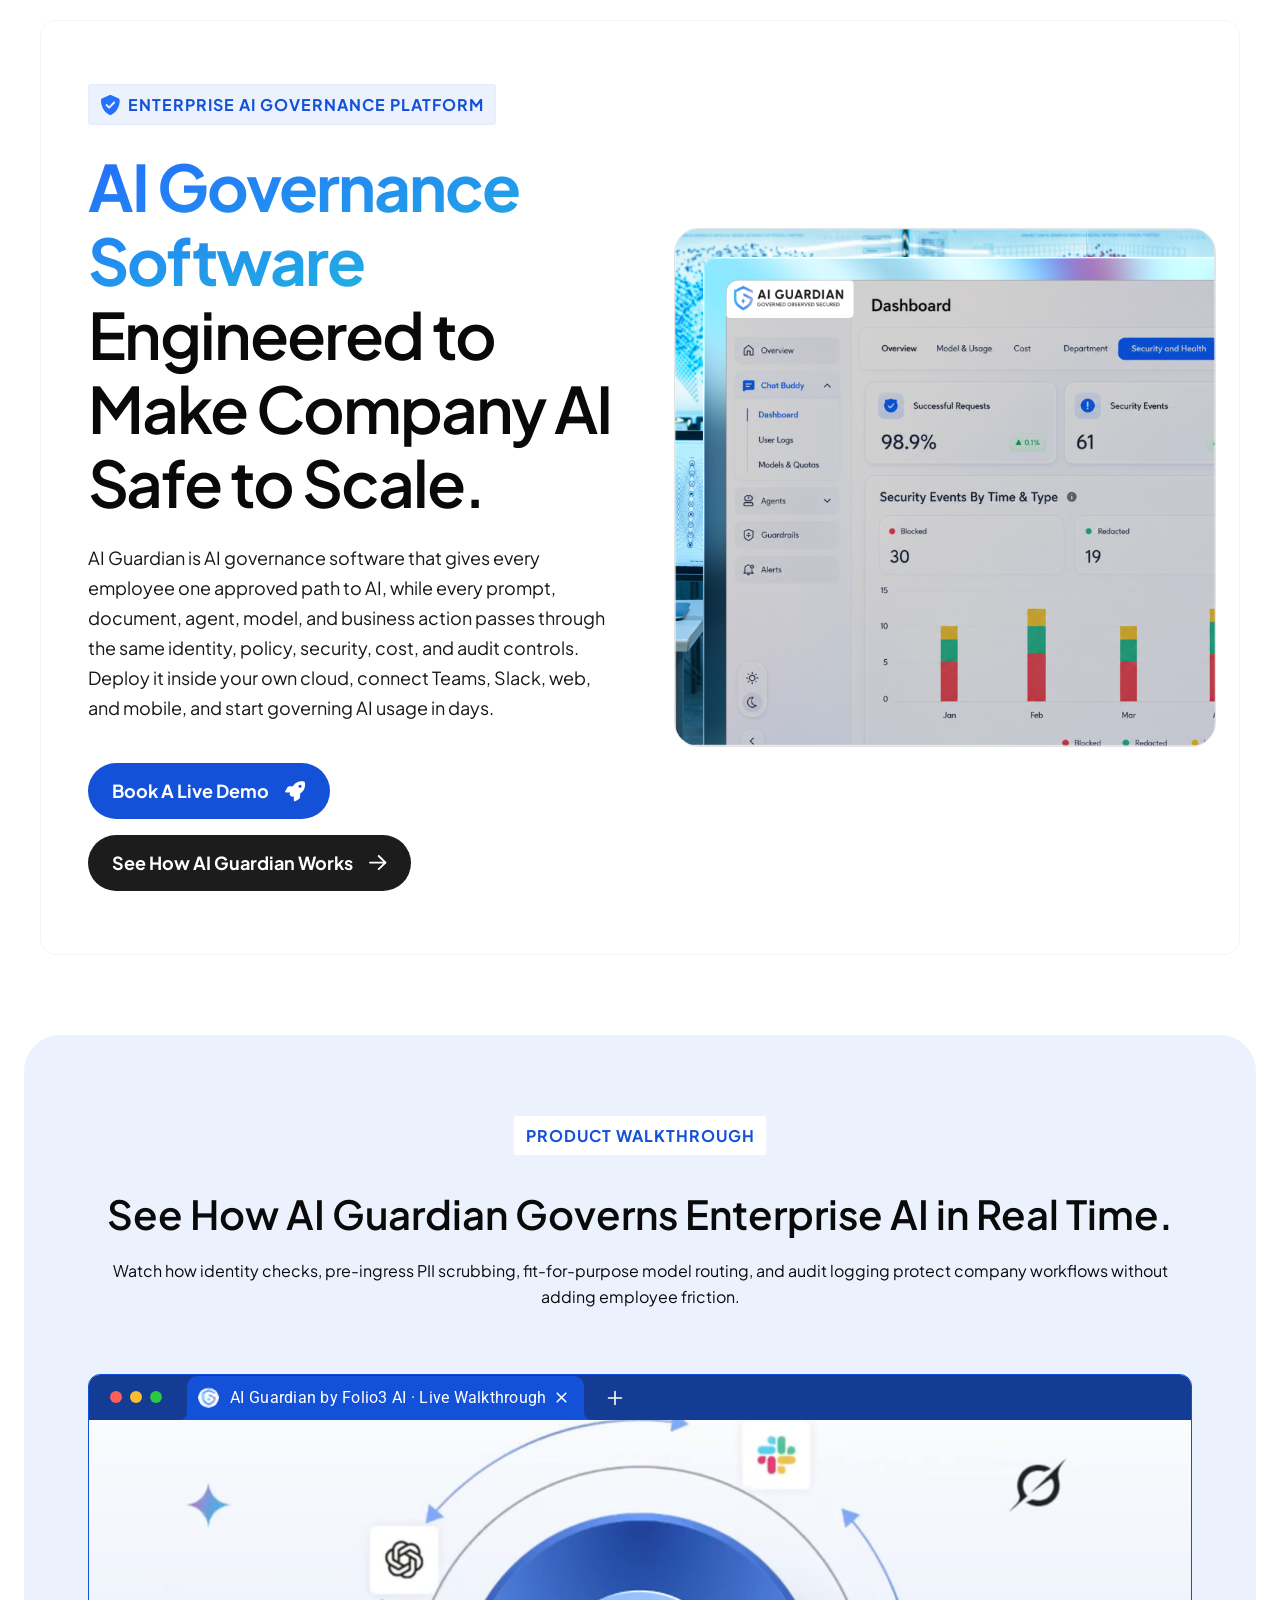
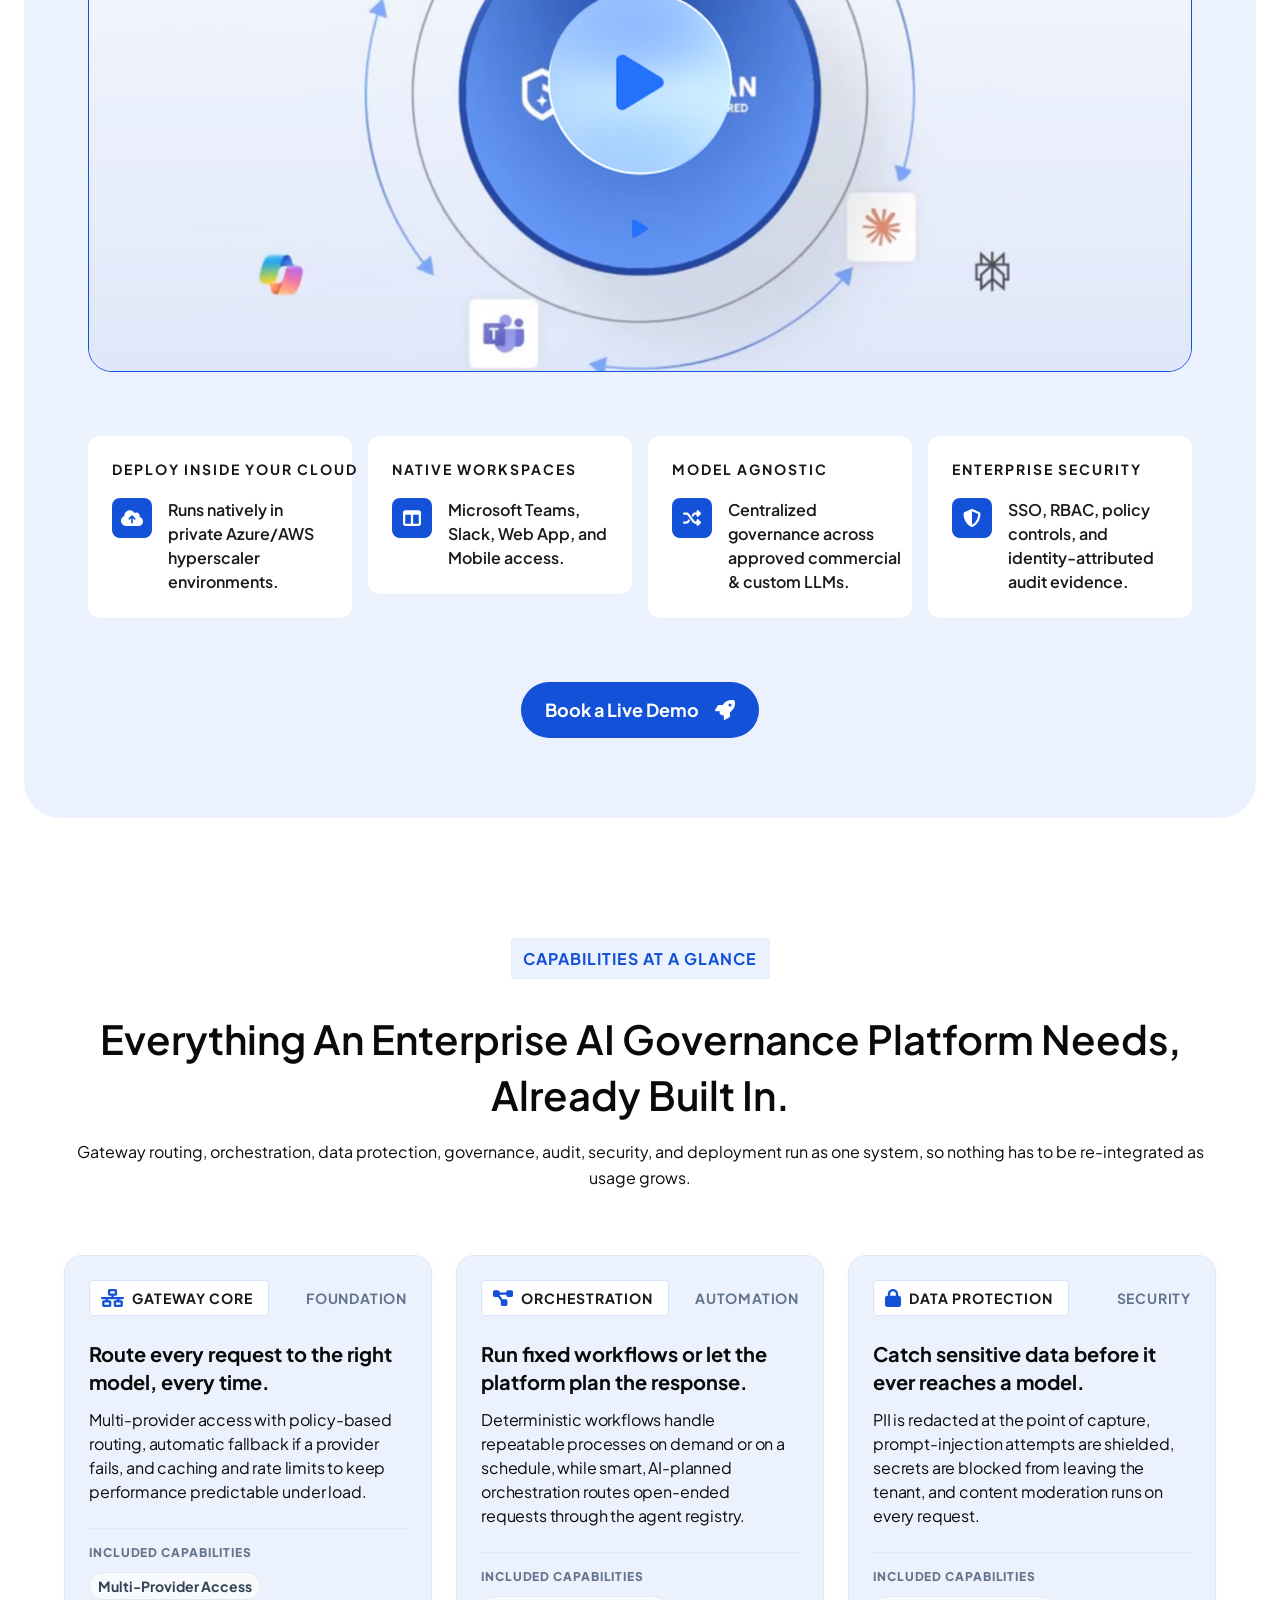
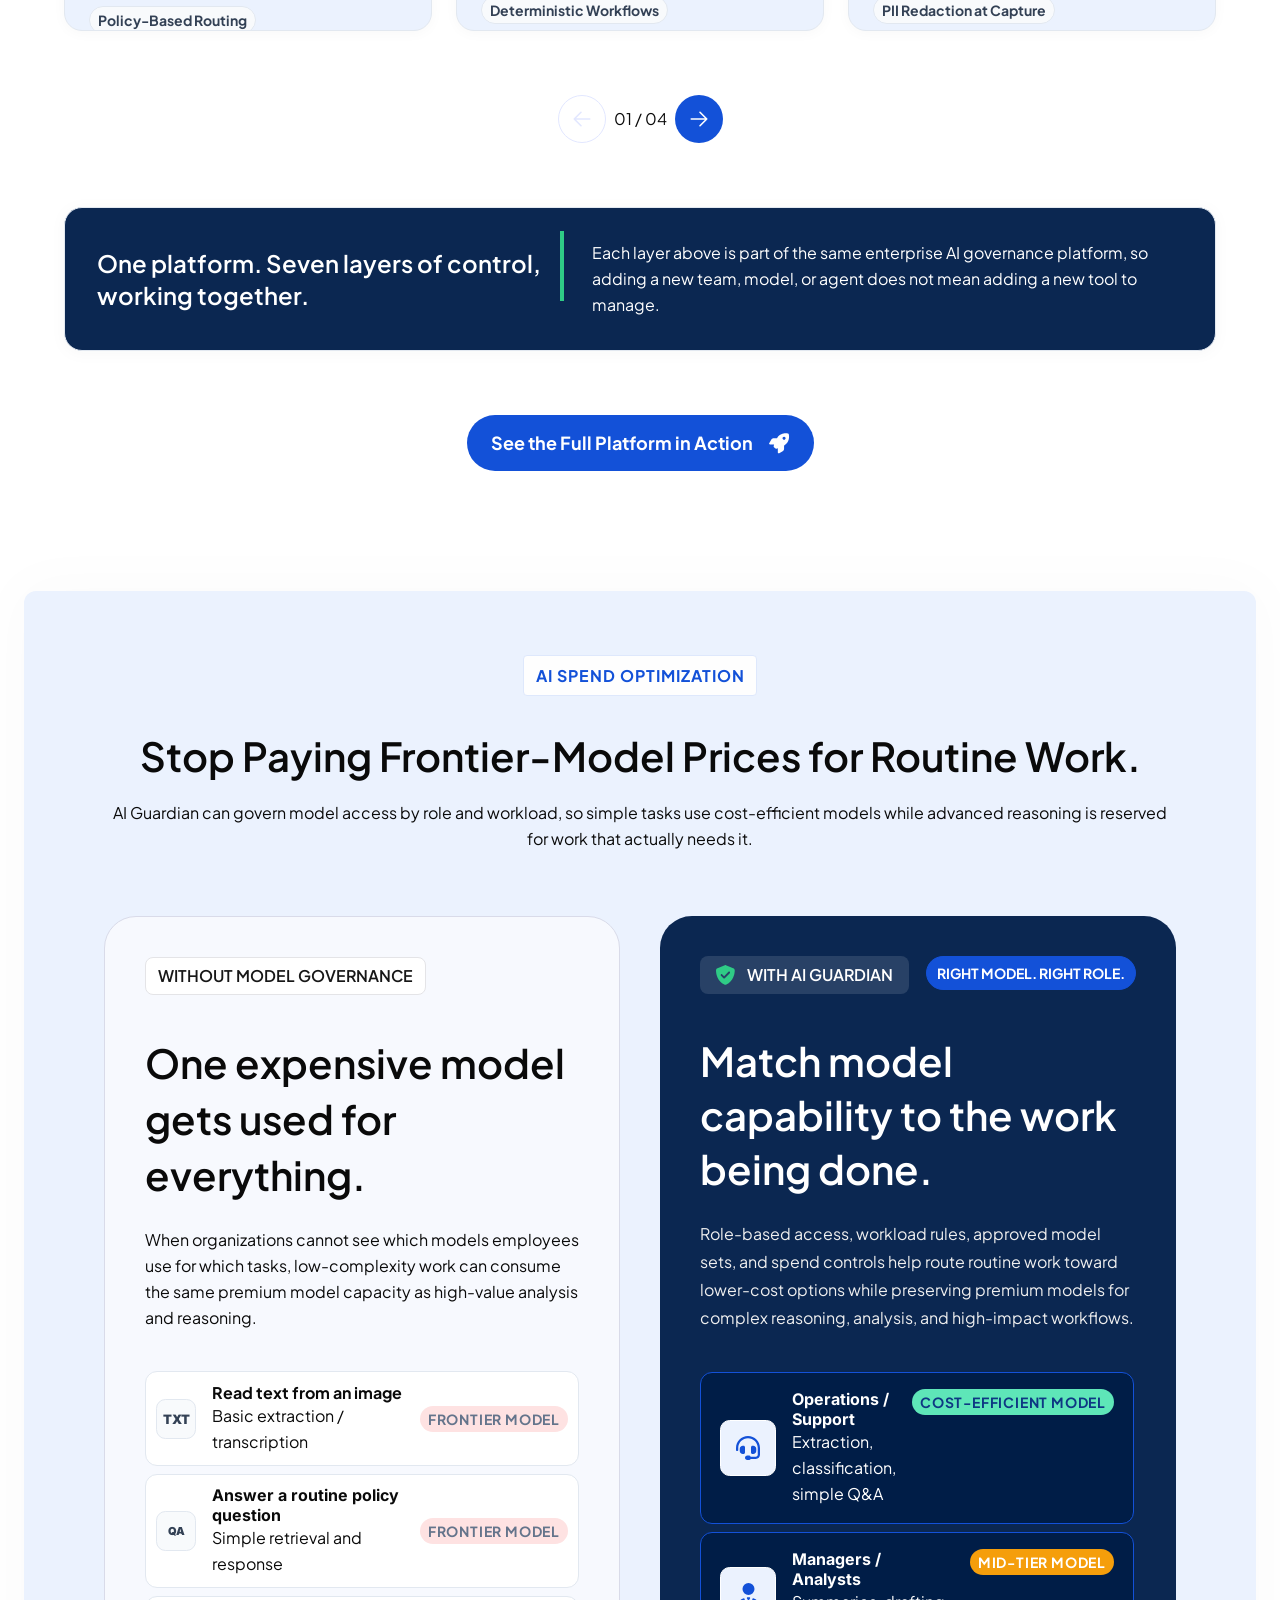
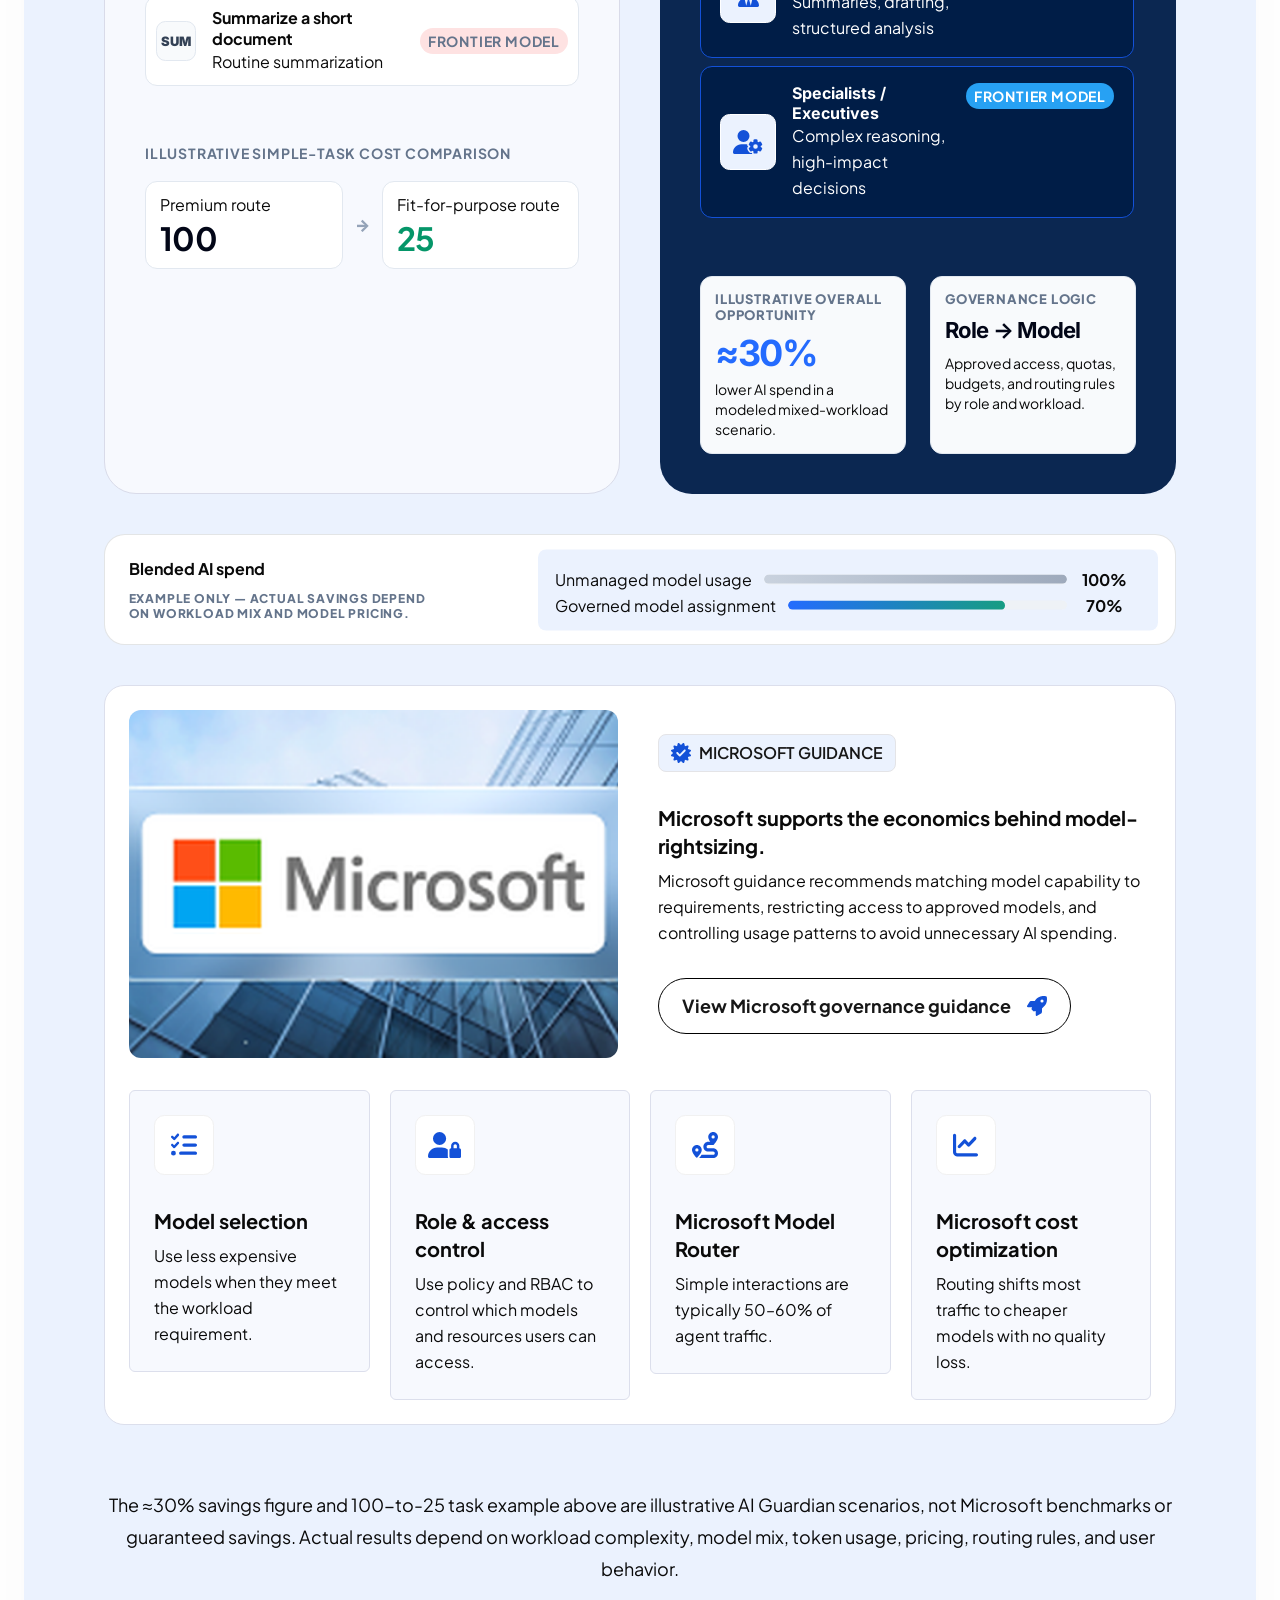
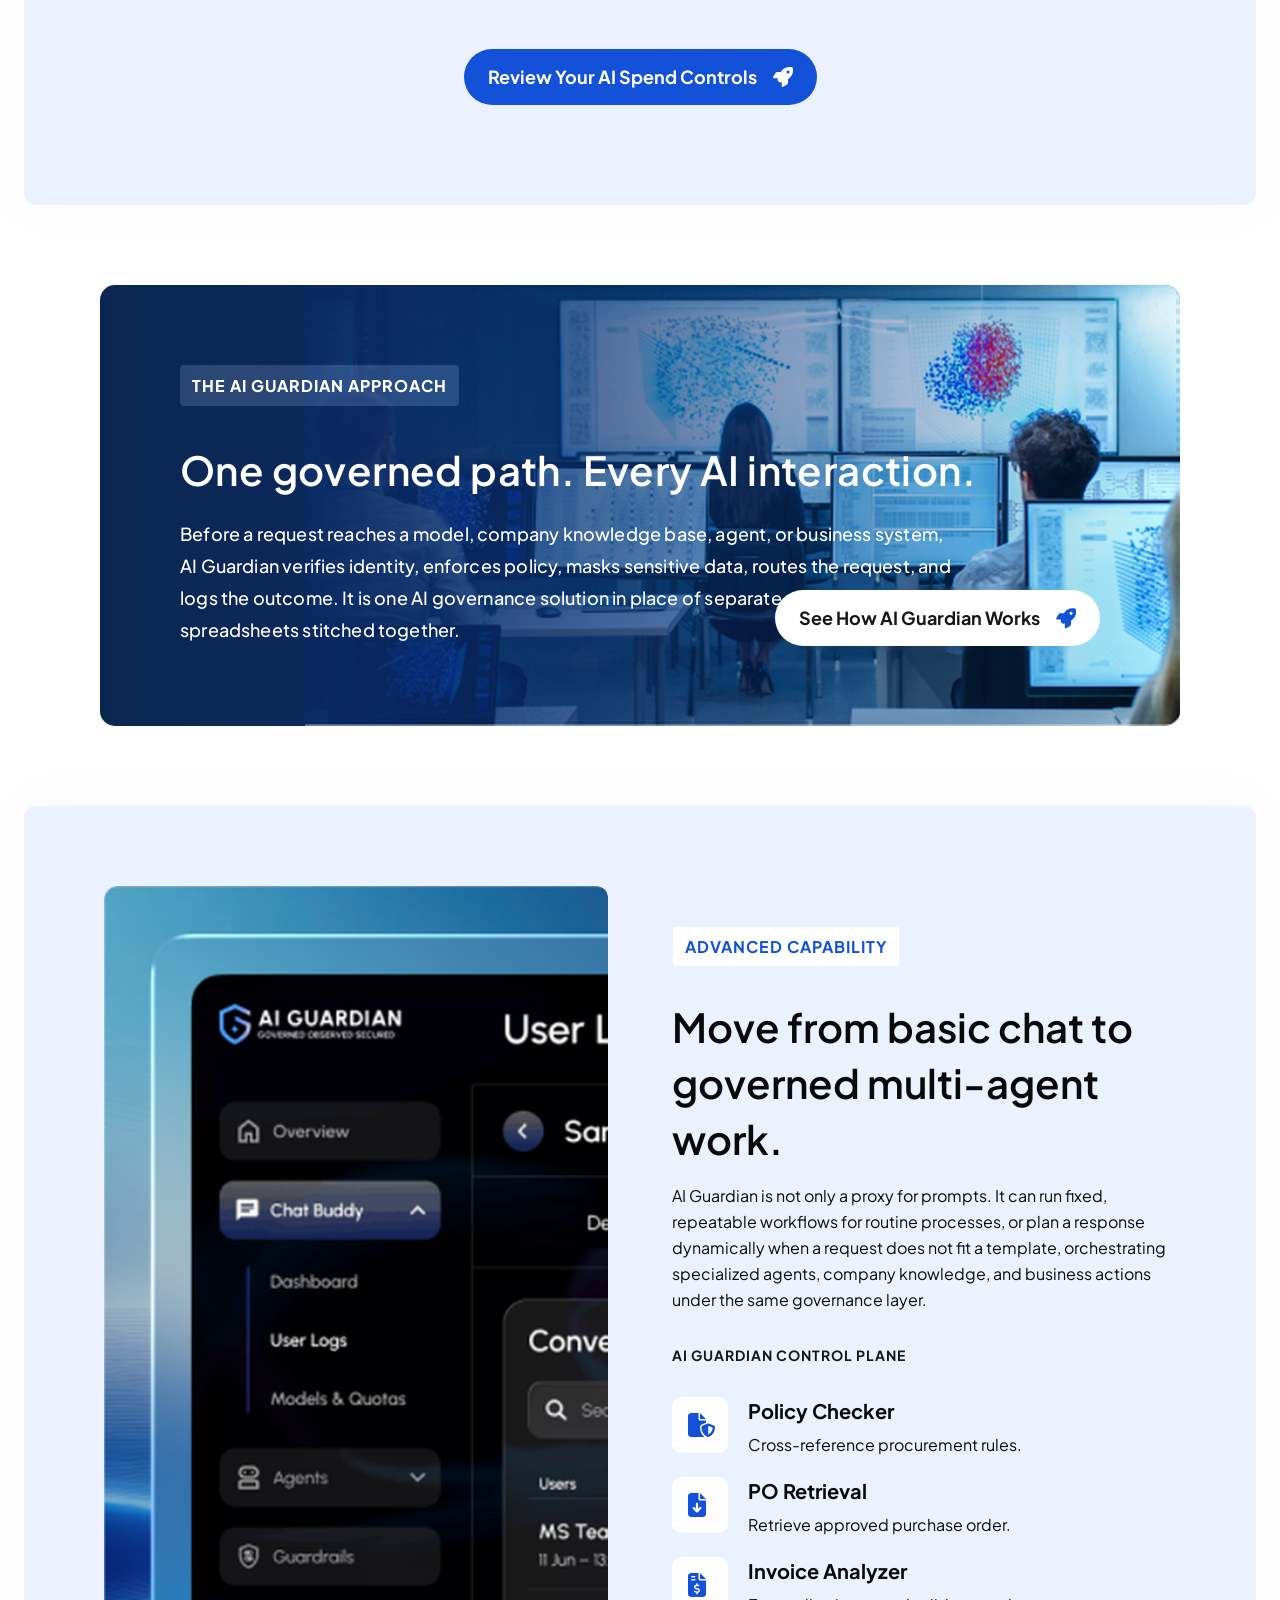
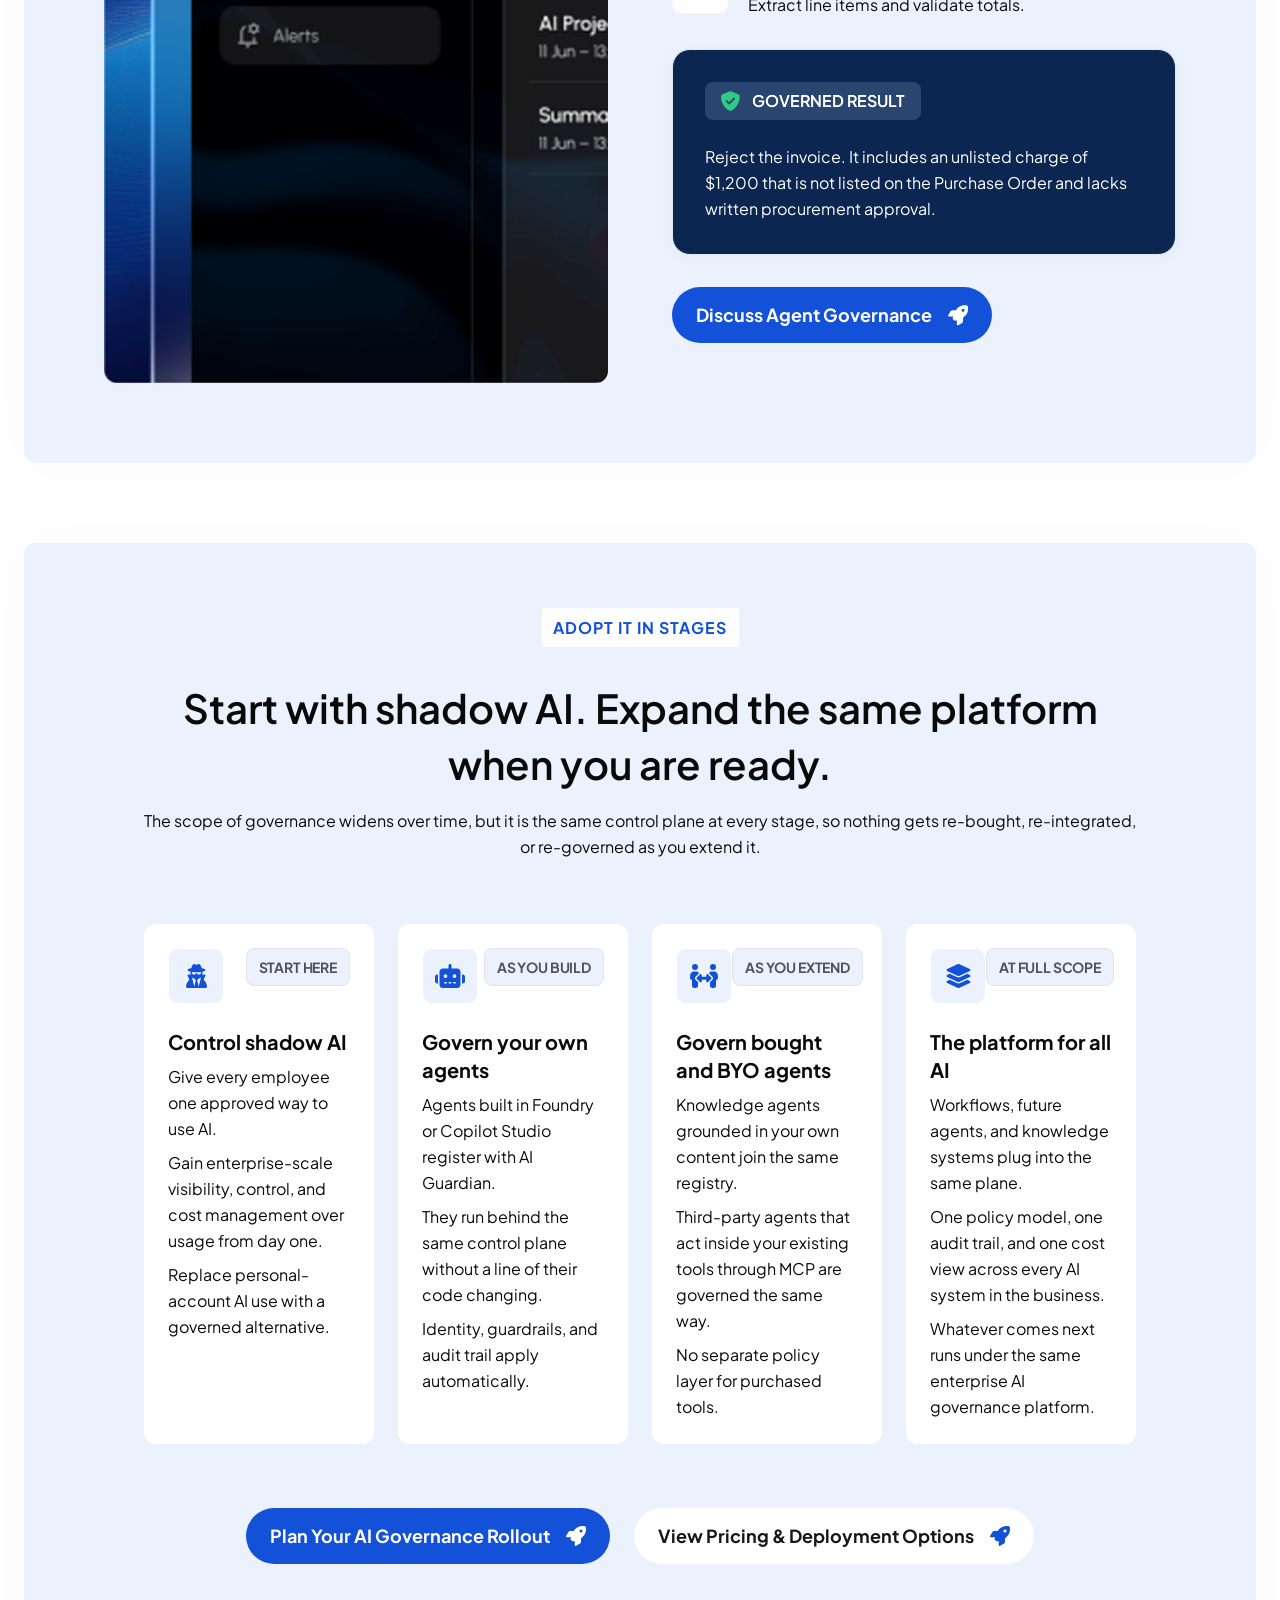
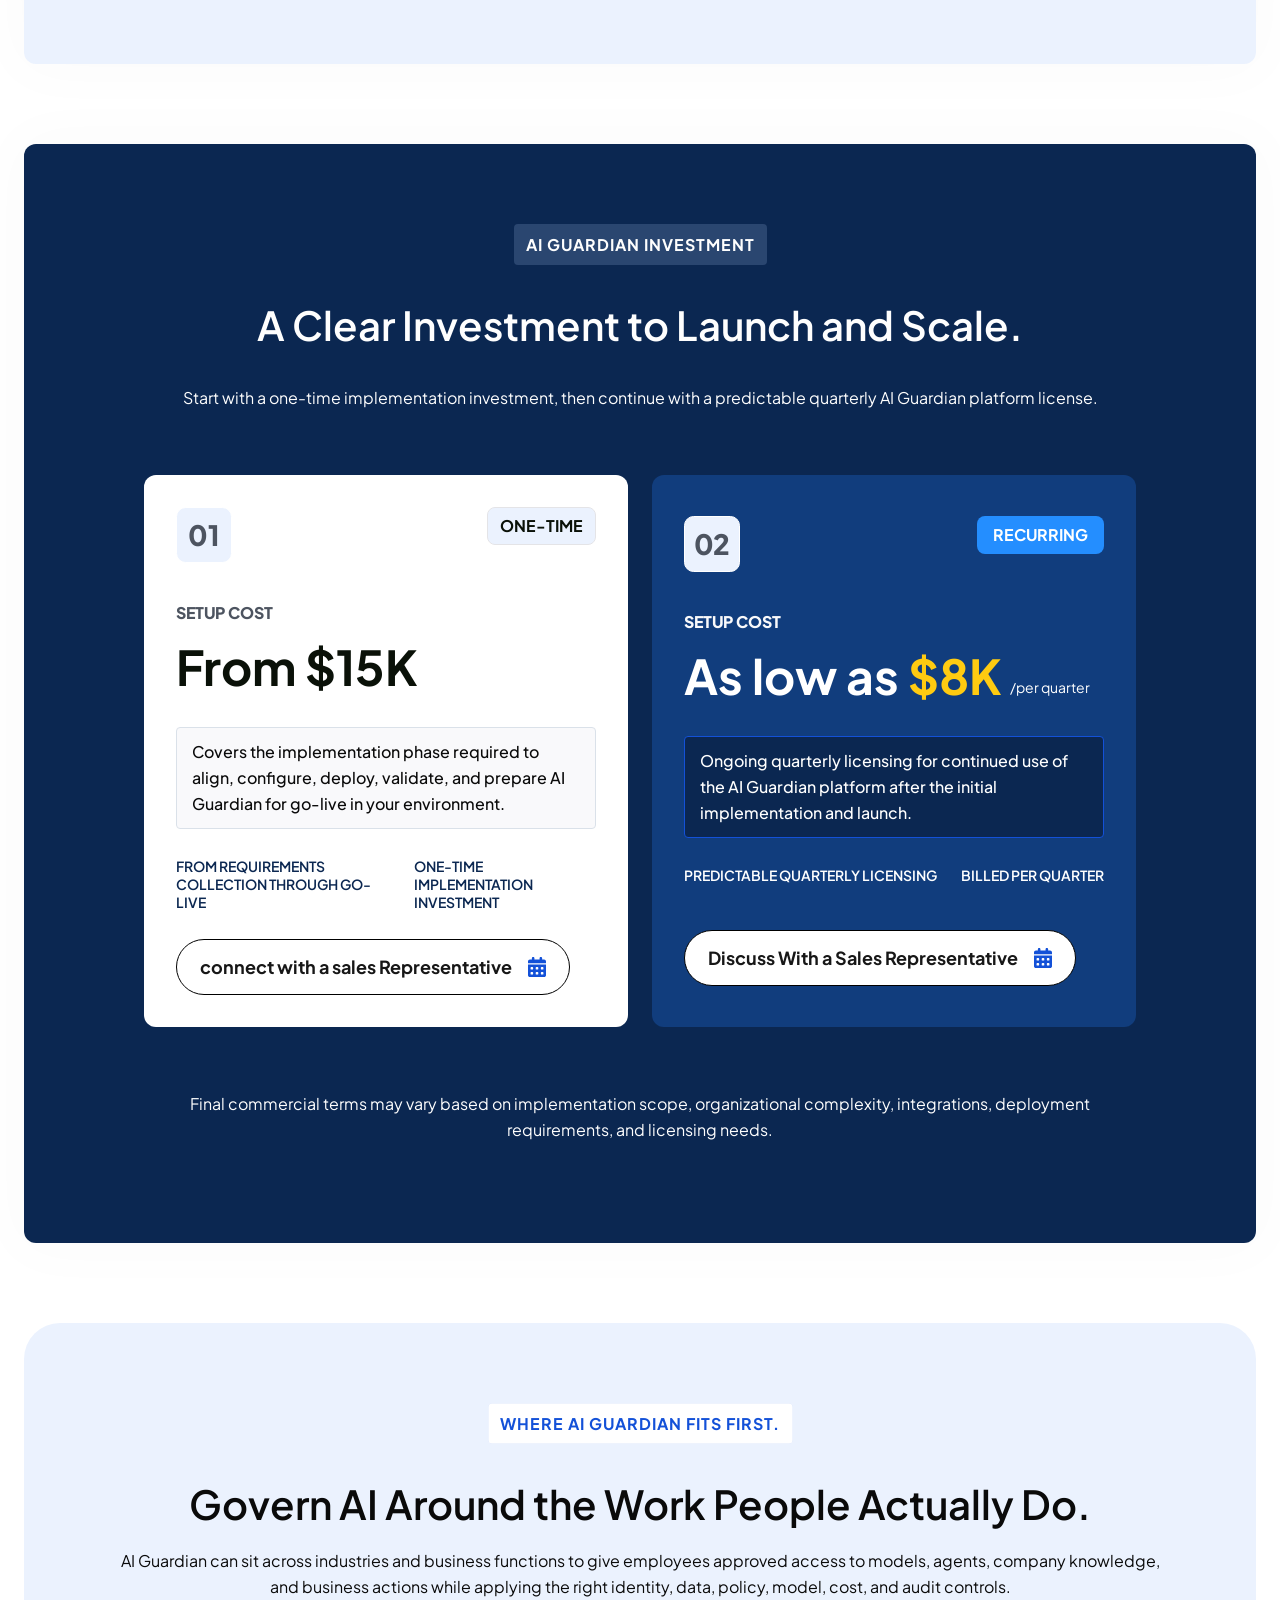
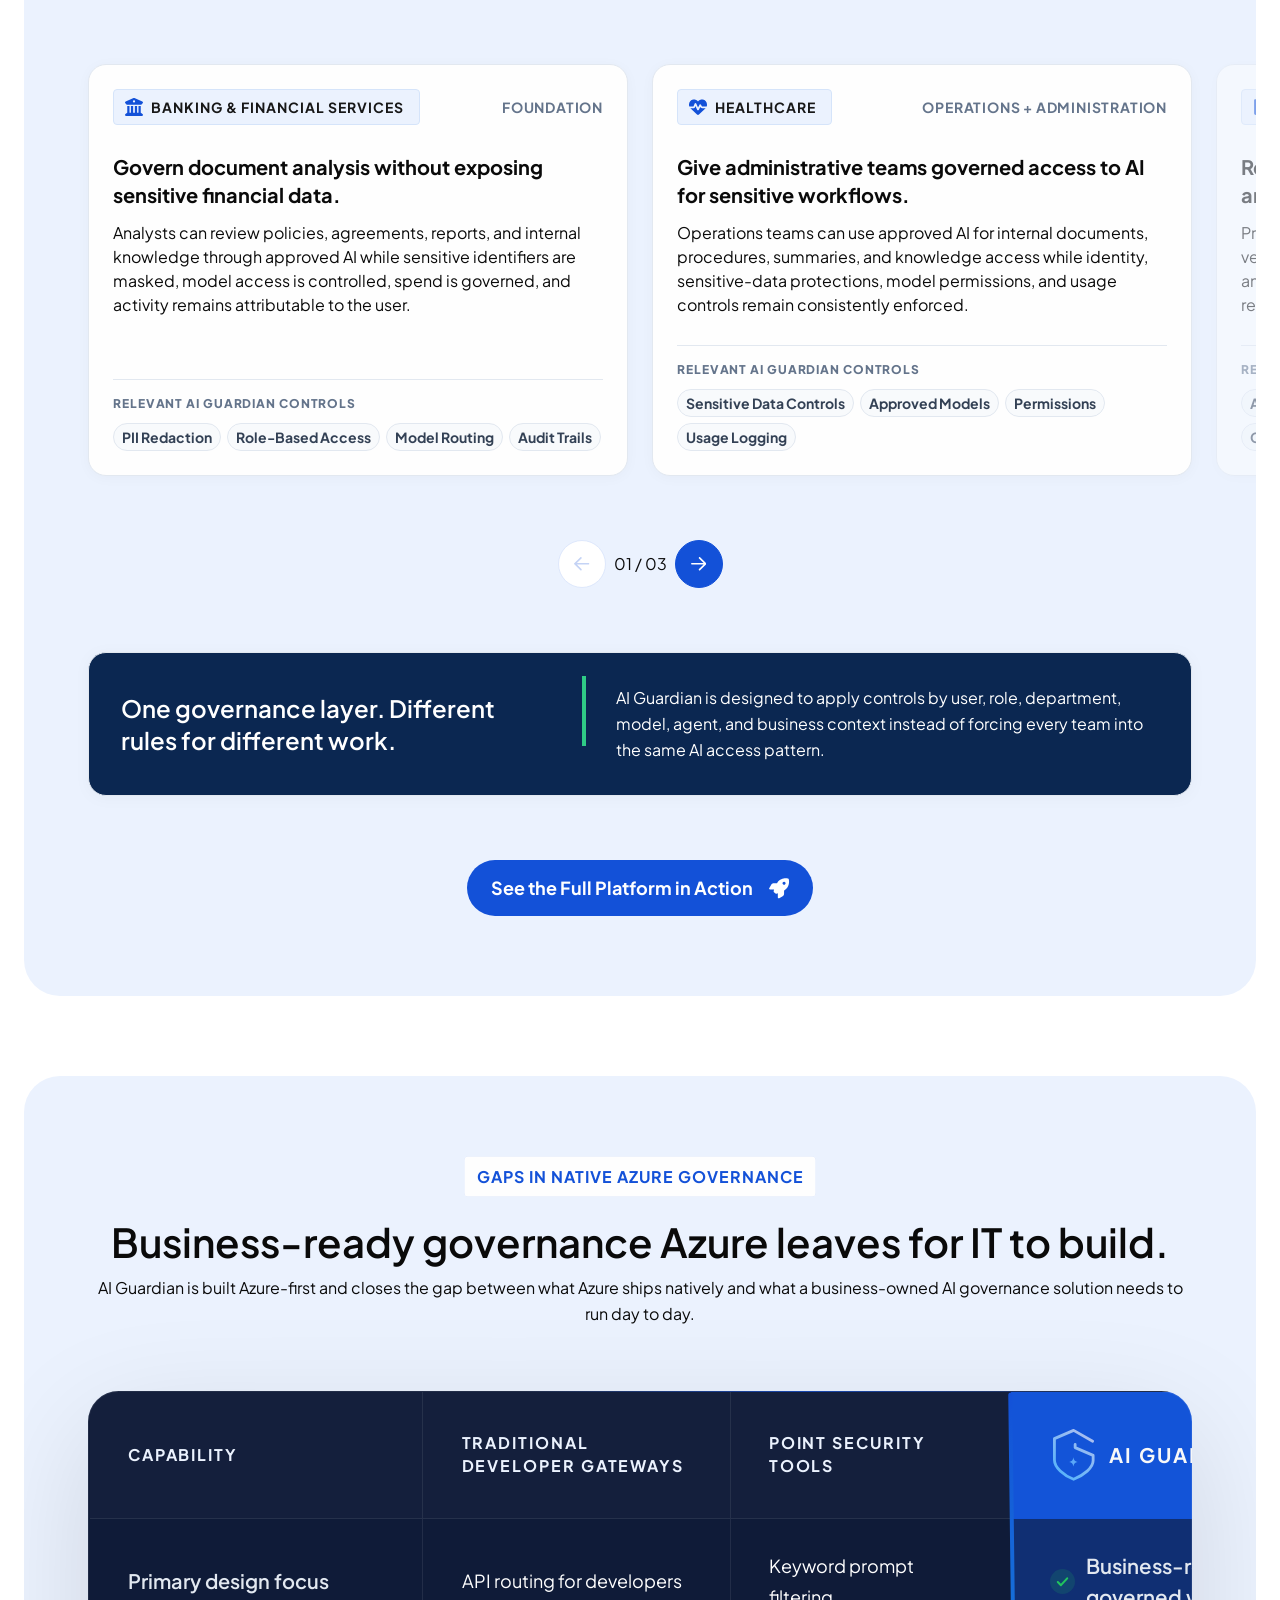
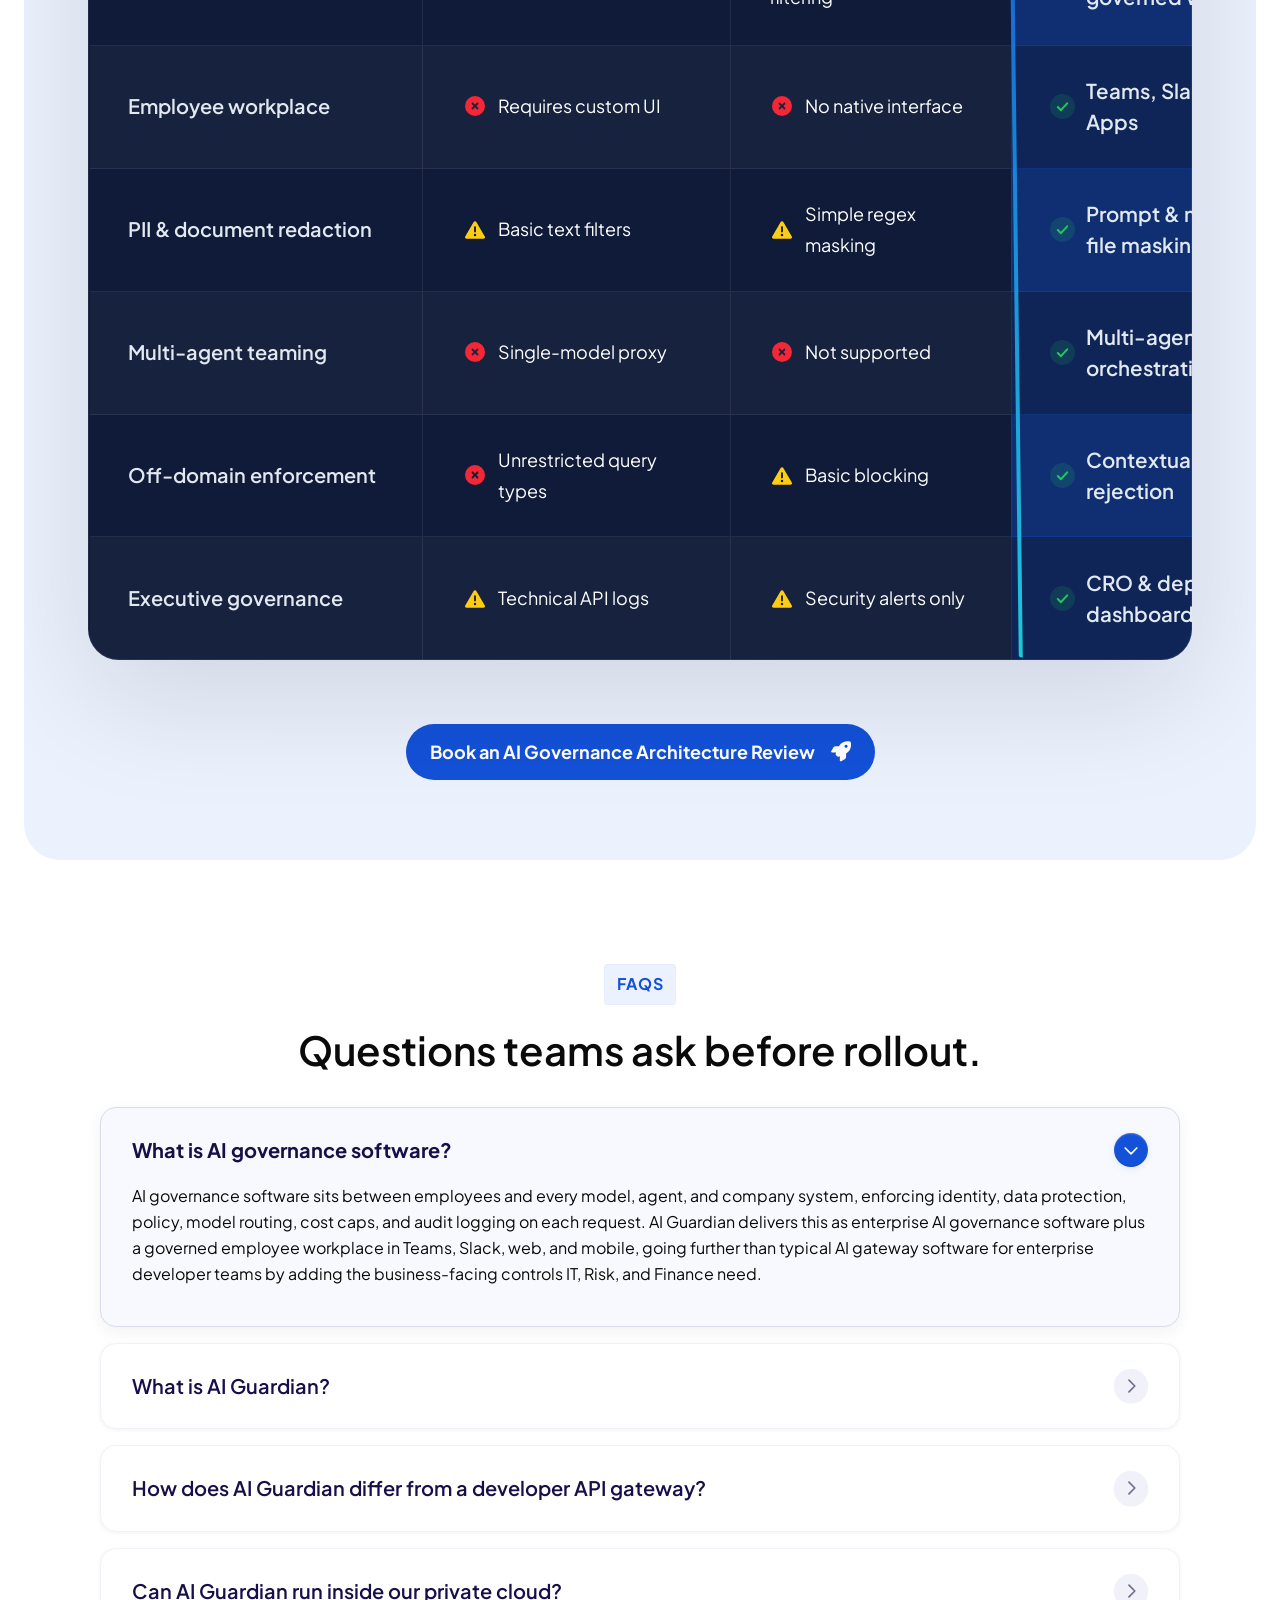
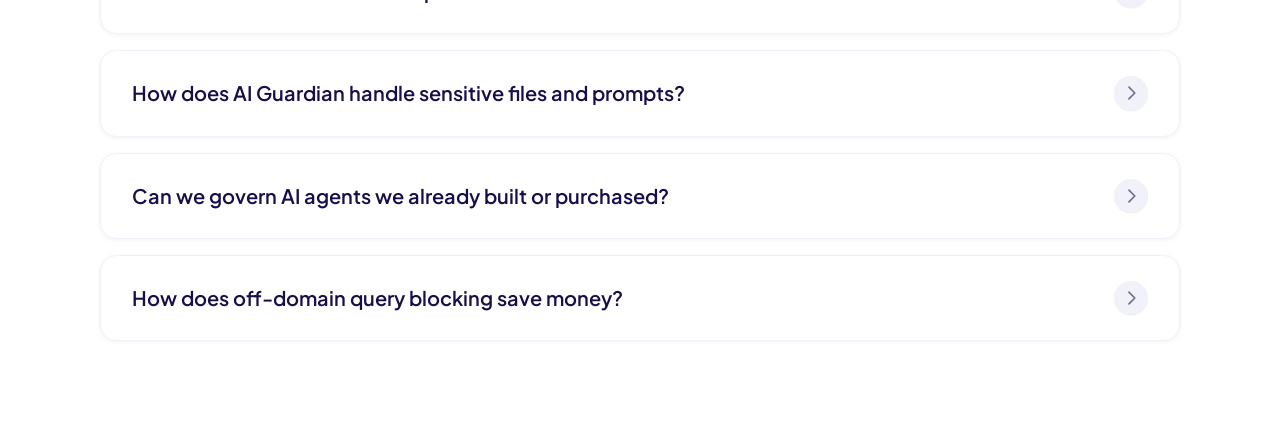
<file: index.html>
<!doctype html>
<html lang="en">
<head>
  <meta charset="utf-8">
  <meta name="viewport" content="width=device-width, initial-scale=1">
  <title>AI Guardian — Enterprise AI Governance Software</title>
  <meta name="description" content="AI Guardian gives every employee one approved path to AI, with identity, policy, security, cost, and audit controls on every request.">
  <link rel="stylesheet" href="css/fonts.css">
  <link rel="stylesheet" href="css/base.css">
  <link rel="stylesheet" href="css/01-hero.css">
  <link rel="stylesheet" href="css/02-walkthrough.css">
  <link rel="stylesheet" href="css/06-capabilities.css">
  <link rel="stylesheet" href="css/07-spend.css">
  <link rel="stylesheet" href="css/09-approach.css">
  <link rel="stylesheet" href="css/10-multi-agent.css">
  <link rel="stylesheet" href="css/12-stages.css">
  <link rel="stylesheet" href="css/13-investment.css">
  <link rel="stylesheet" href="css/15-use-cases.css">
  <link rel="stylesheet" href="css/17-azure.css">
  <link rel="stylesheet" href="css/18-faq.css">
</head>
<body>
<main class="page">
<!-- 01 Hero — Figma node 1:6238 -->
<section class="hero section-full" id="hero">
  <div class="hero__card">
    <div class="hero__content">
      <div class="hero__text">
        <div class="hero__heading">
          <span class="eyebrow">
            <img src="assets/icon-shield-check.svg" width="19" height="20" alt="">
            Enterprise AI Governance Platform
          </span>
          <h1 class="hero__title">
            <span class="hero__title-gradient">AI Governance Software</span>
            Engineered to Make Company AI Safe to Scale.
          </h1>
        </div>
        <p class="hero__lead">
          AI Guardian is AI governance software that gives every employee one approved path to AI, while every prompt, document, agent, model, and business action passes through the same identity, policy, security, cost, and audit controls. Deploy it inside your own cloud, connect Teams, Slack, web, and mobile, and start governing AI usage in days.
        </p>
      </div>
      <div class="hero__actions">
        <a class="btn btn--primary" href="#book-demo">
          Book A Live Demo
          <img src="assets/icon-rocket.svg" width="21" height="21" alt="">
        </a>
        <a class="btn btn--dark" href="#walkthrough">
          See How AI Guardian Works
          <img src="assets/icon-arrow-right.svg" width="18" height="16" alt="">
        </a>
      </div>
    </div>
    <div class="hero__media">
      <img src="assets/hero-dashboard.png" width="777" height="744" alt="AI Guardian dashboard showing successful requests, security events, and security events by time and type">
    </div>
  </div>
</section>
<!-- 02 Walkthrough — Figma node 1:6262 -->
<section class="walkthrough section-full" id="walkthrough">
  <div class="walkthrough__card">
    <header class="walkthrough__header">
      <span class="eyebrow walkthrough__eyebrow">Product walkthrough</span>
      <div class="walkthrough__heading">
        <h2 class="walkthrough__title">See How AI Guardian Governs Enterprise AI in Real Time.</h2>
        <p class="walkthrough__lead">Watch how identity checks, pre-ingress PII scrubbing, fit-for-purpose model routing, and audit logging protect company workflows without adding employee friction.</p>
      </div>
    </header>

    <figure class="walkthrough__browser">
      <img class="walkthrough__screen" src="assets/02-walkthrough-screen.png" width="1438" height="733" alt="AI Guardian at the centre of a governed AI workspace, connecting ChatGPT, Claude, Gemini, Copilot, Perplexity, Microsoft Teams and Slack">
      <div class="walkthrough__toolbar" aria-hidden="true">
        <img class="walkthrough__controls" src="assets/02-browser-controls.svg" width="52" height="12" alt="">
        <div class="walkthrough__tabs">
          <div class="walkthrough__tab-wrap">
            <img src="assets/02-tab-curve-l.svg" width="7.796" height="10.395" alt="">
            <div class="walkthrough__tab">
              <img class="walkthrough__favicon" src="assets/02-tab-favicon.png" width="21" height="21" alt="">
              <span class="walkthrough__tab-title">AI Guardian by Folio3 AI · Live Walkthrough</span>
              <img src="assets/02-icon-tab-close.svg" width="23.389" height="23.389" alt="">
            </div>
            <img src="assets/02-tab-curve-r.svg" width="7.796" height="10.395" alt="">
          </div>
          <img src="assets/02-icon-tab-plus.svg" width="25.988" height="25.988" alt="">
        </div>
      </div>
    </figure>

    <ul class="walkthrough__features">
      <li class="walkthrough__feature">
        <h3 class="walkthrough__feature-label">Deploy Inside Your Cloud</h3>
        <div class="walkthrough__feature-body">
          <span class="walkthrough__feature-icon"><img src="assets/02-icon-cloud-arrow-up.svg" width="22.5" height="18" alt=""></span>
          <p class="walkthrough__feature-text">Runs natively in private Azure/AWS hyperscaler environments.</p>
        </div>
      </li>
      <li class="walkthrough__feature">
        <h3 class="walkthrough__feature-label">Native Workspaces</h3>
        <div class="walkthrough__feature-body">
          <span class="walkthrough__feature-icon"><img src="assets/02-icon-table-columns.svg" width="18" height="18" alt=""></span>
          <p class="walkthrough__feature-text">Microsoft Teams, Slack, Web App, and Mobile access.</p>
        </div>
      </li>
      <li class="walkthrough__feature">
        <h3 class="walkthrough__feature-label">Model Agnostic</h3>
        <div class="walkthrough__feature-body">
          <span class="walkthrough__feature-icon"><img src="assets/02-icon-shuffle.svg" width="18" height="18" alt=""></span>
          <p class="walkthrough__feature-text walkthrough__feature-text--wide">Centralized governance across approved commercial &amp; custom LLMs.</p>
        </div>
      </li>
      <li class="walkthrough__feature">
        <h3 class="walkthrough__feature-label">Enterprise Security</h3>
        <div class="walkthrough__feature-body">
          <span class="walkthrough__feature-icon"><img src="assets/02-icon-shield-halved.svg" width="18" height="18" alt=""></span>
          <p class="walkthrough__feature-text">SSO, RBAC, policy controls, and identity-attributed audit evidence.</p>
        </div>
      </li>
    </ul>

    <a class="btn btn--primary" href="#book-demo">
      Book a Live Demo
      <img src="assets/02-icon-rocket.svg" width="20" height="20" alt="">
    </a>
  </div>
</section>
<!-- 06 Capabilities — Figma node 1:6580 -->
<section class="capabilities section-full" id="capabilities">
  <div class="capabilities__inner">
    <header class="capabilities__header">
      <span class="eyebrow">Capabilities at a glance</span>
      <div class="capabilities__intro">
        <h2 class="capabilities__title">Everything An Enterprise AI Governance Platform Needs, Already Built In.</h2>
        <p class="capabilities__lead">Gateway routing, orchestration, data protection, governance, audit, security, and deployment run as one system, so nothing has to be re-integrated as usage grows.</p>
      </div>
    </header>

    <div class="capabilities__cards">
      <article class="capabilities__card">
        <div class="capabilities__card-head">
          <span class="capabilities__tag">
            <img src="assets/06-icon-network-wired.svg" width="22.5" height="18" alt="">
            Gateway core
          </span>
          <span class="capabilities__kind">Foundation</span>
        </div>
        <div class="capabilities__card-body">
          <h3 class="capabilities__card-title">Route every request to the right model, every time.</h3>
          <p class="capabilities__card-text">Multi-provider access with policy-based routing, automatic fallback if a provider fails, and caching and rate limits to keep performance predictable under load.</p>
        </div>
        <div class="capabilities__included">
          <p class="capabilities__included-label">Included capabilities</p>
          <ul class="capabilities__chips">
            <li class="capabilities__chip">Multi-Provider Access</li>
            <li class="capabilities__chip">Policy-Based Routing</li>
            <li class="capabilities__chip">Automatic Fallback</li>
            <li class="capabilities__chip">Caching &amp; Rate Limits</li>
          </ul>
        </div>
      </article>

      <article class="capabilities__card">
        <div class="capabilities__card-head">
          <span class="capabilities__tag">
            <img src="assets/06-icon-diagram-project.svg" width="20.25" height="18" alt="">
            Orchestration
          </span>
          <span class="capabilities__kind">Automation</span>
        </div>
        <div class="capabilities__card-body">
          <h3 class="capabilities__card-title">Run fixed workflows or let the platform plan the response.</h3>
          <p class="capabilities__card-text">Deterministic workflows handle repeatable processes on demand or on a schedule, while smart, AI-planned orchestration routes open-ended requests through the agent registry.</p>
        </div>
        <div class="capabilities__included">
          <p class="capabilities__included-label">Included capabilities</p>
          <ul class="capabilities__chips">
            <li class="capabilities__chip">Deterministic Workflows</li>
            <li class="capabilities__chip">Scheduled (Cron) Runs</li>
            <li class="capabilities__chip">Agent Registry</li>
            <li class="capabilities__chip">Smart, AI-Planned Routing</li>
          </ul>
        </div>
      </article>

      <article class="capabilities__card">
        <div class="capabilities__card-head">
          <span class="capabilities__tag">
            <img src="assets/06-icon-lock.svg" width="15.75" height="18" alt="">
            Data protection
          </span>
          <span class="capabilities__kind">Security</span>
        </div>
        <div class="capabilities__card-body">
          <h3 class="capabilities__card-title">Catch sensitive data before it ever reaches a model.</h3>
          <p class="capabilities__card-text">PII is redacted at the point of capture, prompt-injection attempts are shielded, secrets are blocked from leaving the tenant, and content moderation runs on every request.</p>
        </div>
        <div class="capabilities__included">
          <p class="capabilities__included-label">Included capabilities</p>
          <ul class="capabilities__chips">
            <li class="capabilities__chip">PII Redaction at Capture</li>
            <li class="capabilities__chip">Prompt-Injection Shield</li>
            <li class="capabilities__chip">Secrets Blocking</li>
            <li class="capabilities__chip">Content Moderation</li>
          </ul>
        </div>
      </article>
    </div>

    <div class="capabilities__pager">
      <button class="capabilities__pager-btn" type="button" aria-label="Previous capabilities" disabled>
        <img src="assets/06-btn-prev.svg" width="48" height="48" alt="">
      </button>
      <p class="capabilities__pager-count">01 / 04</p>
      <button class="capabilities__pager-btn" type="button" aria-label="Next capabilities">
        <img src="assets/06-btn-next.svg" width="48" height="48" alt="">
      </button>
    </div>

    <div class="capabilities__summary">
      <p class="capabilities__summary-title">One platform. Seven layers of control, working together.</p>
      <p class="capabilities__summary-text">Each layer above is part of the same enterprise AI governance platform, so adding a new team, model, or agent does not mean adding a new tool to manage.</p>
    </div>

    <a class="btn btn--primary capabilities__cta" href="#book-demo">
      See the Full Platform in Action
      <img src="assets/06-icon-rocket.svg" width="21" height="21" alt="">
    </a>
  </div>
</section>
<!-- 07 AI Spend Optimization — Figma node 1:6670 -->
<section class="spend section-inset" id="spend">
  <div class="spend__card">
    <header class="spend__header">
      <span class="spend__eyebrow">AI spend optimization</span>
      <div class="spend__intro">
        <h2 class="spend__title">Stop Paying Frontier-Model Prices for Routine Work.</h2>
        <p class="spend__lead">AI Guardian can govern model access by role and workload, so simple tasks use cost-efficient models while advanced reasoning is reserved for work that actually needs it.</p>
      </div>
    </header>

    <div class="spend__body">
      <div class="spend__compare">
        <!-- Without model governance -->
        <article class="spend__panel spend__panel--without">
          <span class="spend__tag">Without model governance</span>
          <div class="spend__panel-text">
            <h3 class="spend__panel-title">One expensive model gets used for everything.</h3>
            <p class="spend__panel-desc">When organizations cannot see which models employees use for which tasks, low-complexity work can consume the same premium model capacity as high-value analysis and reasoning.</p>
          </div>
          <ul class="spend__tasks">
            <li class="spend__task">
              <span class="spend__task-code">TXT</span>
              <span class="spend__task-text">
                <span class="spend__task-name">Read text from an image</span>
                <span class="spend__task-sub">Basic extraction / transcription</span>
              </span>
              <span class="spend__chip spend__chip--frontier-muted">Frontier model</span>
            </li>
            <li class="spend__task">
              <span class="spend__task-code spend__task-code--sm">QA</span>
              <span class="spend__task-text">
                <span class="spend__task-name spend__task-name--inter">Answer a routine policy question</span>
                <span class="spend__task-sub">Simple retrieval and response</span>
              </span>
              <span class="spend__chip spend__chip--frontier-muted">Frontier model</span>
            </li>
            <li class="spend__task">
              <span class="spend__task-code">SUM</span>
              <span class="spend__task-text">
                <span class="spend__task-name">Summarize a short document</span>
                <span class="spend__task-sub">Routine summarization</span>
              </span>
              <span class="spend__chip spend__chip--frontier-muted">Frontier model</span>
            </li>
          </ul>
          <div class="spend__cost">
            <p class="spend__small">Illustrative simple-task cost comparison</p>
            <div class="spend__cost-row">
              <div class="spend__cost-box">
                <span class="spend__cost-label">Premium route</span>
                <span class="spend__cost-value">100</span>
              </div>
              <span class="spend__cost-arrow" aria-hidden="true">→</span>
              <div class="spend__cost-box">
                <span class="spend__cost-label">Fit-for-purpose route</span>
                <span class="spend__cost-value spend__cost-value--good">25</span>
              </div>
            </div>
          </div>
        </article>

        <!-- With AI Guardian -->
        <article class="spend__panel spend__panel--with">
          <div class="spend__panel-head">
            <span class="spend__tag spend__tag--dark">
              <img src="assets/07-icon-shield-check.svg" width="19" height="20" alt="">
              With AI Guardian
            </span>
            <span class="spend__badge">Right model. Right role.</span>
          </div>
          <div class="spend__panel-text">
            <h3 class="spend__panel-title spend__panel-title--light">Match model capability to the work being done.</h3>
            <p class="spend__panel-desc spend__panel-desc--light">Role-based access, workload rules, approved model sets, and spend controls help route routine work toward lower-cost options while preserving premium models for complex reasoning, analysis, and high-impact workflows.</p>
          </div>
          <ul class="spend__roles">
            <li class="spend__role">
              <span class="spend__role-main">
                <span class="spend__role-icon"><img src="assets/07-icon-headset.svg" width="24" height="24" alt=""></span>
                <span class="spend__role-text">
                  <span class="spend__role-name">Operations / Support</span>
                  <span class="spend__role-sub">Extraction, classification, simple Q&amp;A</span>
                </span>
              </span>
              <span class="spend__chip spend__chip--efficient">Cost-efficient model</span>
            </li>
            <li class="spend__role">
              <span class="spend__role-main">
                <span class="spend__role-icon"><img src="assets/07-icon-user-tie.svg" width="21" height="24" alt=""></span>
                <span class="spend__role-text">
                  <span class="spend__role-name">Managers / Analysts</span>
                  <span class="spend__role-sub">Summaries, drafting, structured analysis</span>
                </span>
              </span>
              <span class="spend__chip spend__chip--mid">Mid-tier model</span>
            </li>
            <li class="spend__role">
              <span class="spend__role-main">
                <span class="spend__role-icon"><img src="assets/07-icon-user-gear.svg" width="30" height="24" alt=""></span>
                <span class="spend__role-text">
                  <span class="spend__role-name">Specialists / Executives</span>
                  <span class="spend__role-sub">Complex reasoning, high-impact decisions</span>
                </span>
              </span>
              <span class="spend__chip spend__chip--frontier">Frontier model</span>
            </li>
          </ul>
          <div class="spend__stats">
            <div class="spend__stat">
              <p class="spend__stat-label">Illustrative overall opportunity</p>
              <p class="spend__stat-value spend__stat-value--big">≈30%</p>
              <p class="spend__stat-desc">lower AI spend in a modeled mixed-workload scenario.</p>
            </div>
            <div class="spend__stat">
              <p class="spend__stat-label">Governance logic</p>
              <p class="spend__stat-value">Role → Model</p>
              <p class="spend__stat-desc spend__stat-desc--pad">Approved access, quotas, budgets, and routing rules by role and workload.</p>
            </div>
          </div>
        </article>
      </div>

      <!-- Blended AI spend -->
      <div class="spend__blend">
        <div class="spend__blend-text">
          <h4 class="spend__blend-title">Blended AI spend</h4>
          <p class="spend__blend-note">Example only — actual savings depend on workload mix and model pricing.</p>
        </div>
        <div class="spend__blend-chart">
          <div class="spend__bar-row">
            <span class="spend__bar-label">Unmanaged model usage</span>
            <span class="spend__bar spend__bar--unmanaged"><span class="spend__bar-fill"></span></span>
            <span class="spend__bar-value">100%</span>
          </div>
          <div class="spend__bar-row">
            <span class="spend__bar-label">Governed model assignment</span>
            <span class="spend__bar spend__bar--governed"><span class="spend__bar-fill"></span></span>
            <span class="spend__bar-value">70%</span>
          </div>
        </div>
      </div>

      <!-- Microsoft guidance -->
      <article class="spend__ms">
        <div class="spend__ms-top">
          <div class="spend__ms-media">
            <img src="assets/07-microsoft-visual.png" width="489" height="294" alt="Microsoft logo over a glass office building">
          </div>
          <div class="spend__ms-content">
            <span class="spend__tag spend__tag--blue">
              <img src="assets/07-icon-badge-check.svg" width="20" height="20" alt="">
              Microsoft guidance
            </span>
            <div class="spend__ms-text">
              <h3 class="spend__ms-title">Microsoft supports the economics behind model-rightsizing.</h3>
              <p class="spend__ms-desc">Microsoft guidance recommends matching model capability to requirements, restricting access to approved models, and controlling usage patterns to avoid unnecessary AI spending.</p>
            </div>
            <a class="spend__btn-outline" href="#microsoft-guidance">
              View Microsoft governance guidance
              <img src="assets/07-icon-rocket-blue.svg" width="20" height="20" alt="">
            </a>
          </div>
        </div>
        <ul class="spend__refs">
          <li class="spend__ref">
            <span class="spend__ref-icon"><img src="assets/07-icon-list-check.svg" width="25.714" height="25.714" alt=""></span>
            <div class="spend__ref-text">
              <h4 class="spend__ref-title">Model selection</h4>
              <p class="spend__ref-desc">Use less expensive models when they meet the workload requirement.</p>
            </div>
          </li>
          <li class="spend__ref">
            <span class="spend__ref-icon"><img src="assets/07-icon-user-lock.svg" width="32.142" height="25.714" alt=""></span>
            <div class="spend__ref-text">
              <h4 class="spend__ref-title">Role &amp; access control</h4>
              <p class="spend__ref-desc spend__ref-desc--wide">Use policy and RBAC to control which models and resources users can access.</p>
            </div>
          </li>
          <li class="spend__ref">
            <span class="spend__ref-icon"><img src="assets/07-icon-route.svg" width="25.714" height="25.714" alt=""></span>
            <div class="spend__ref-text">
              <h4 class="spend__ref-title">Microsoft Model Router</h4>
              <p class="spend__ref-desc">Simple interactions are typically 50–60% of agent traffic.</p>
            </div>
          </li>
          <li class="spend__ref">
            <span class="spend__ref-icon"><img src="assets/07-icon-chart-line.svg" width="25.714" height="25.714" alt=""></span>
            <div class="spend__ref-text">
              <h4 class="spend__ref-title">Microsoft cost optimization</h4>
              <p class="spend__ref-desc">Routing shifts most traffic to cheaper models with no quality loss.</p>
            </div>
          </li>
        </ul>
      </article>
    </div>

    <p class="spend__disclaimer">The ≈30% savings figure and 100-to-25 task example above are illustrative AI Guardian scenarios, not Microsoft benchmarks or guaranteed savings. Actual results depend on workload complexity, model mix, token usage, pricing, routing rules, and user behavior.</p>

    <a class="btn btn--primary" href="#book-demo">
      Review Your AI Spend Controls
      <img src="assets/07-icon-rocket-white.svg" width="20" height="20" alt="">
    </a>
  </div>
</section>
<!-- 09 Approach — Figma node 1:6906 -->
<section class="approach section-full" id="approach">
  <div class="approach__cta">
    <img class="approach__photo" src="assets/09-approach-photo.png" width="875" height="441" alt="">
    <div class="approach__content">
      <span class="approach__eyebrow">The AI Guardian approach</span>
      <div class="approach__text">
        <h2 class="approach__title">One governed path. Every AI interaction.</h2>
        <p class="approach__lead">Before a request reaches a model, company knowledge base, agent, or business system, AI Guardian verifies identity, enforces policy, masks sensitive data, routes the request, and logs the outcome. It is one AI governance solution in place of separate proxies, filters, and spreadsheets stitched together.</p>
      </div>
    </div>
    <a class="btn approach__btn" href="#walkthrough">
      See How AI Guardian Works
      <img src="assets/09-icon-rocket.svg" width="21" height="21" alt="">
    </a>
  </div>
</section>
<!-- 10 Multi-agent — Figma node 1:6919 -->
<section class="multi-agent section-inset" id="multi-agent">
  <div class="multi-agent__card">
    <div class="multi-agent__media">
      <img src="assets/10-multi-agent-mockup.png" width="744" height="937" alt="AI Guardian console showing user logs and conversation transcripts for a governed chat session">
    </div>
    <div class="multi-agent__content">
      <div class="multi-agent__heading">
        <span class="eyebrow multi-agent__eyebrow">Advanced capability</span>
        <div class="multi-agent__intro">
          <h2 class="multi-agent__title">Move from basic chat to governed multi-agent work.</h2>
          <p class="multi-agent__lead">AI Guardian is not only a proxy for prompts. It can run fixed, repeatable workflows for routine processes, or plan a response dynamically when a request does not fit a template, orchestrating specialized agents, company knowledge, and business actions under the same governance layer.</p>
        </div>
      </div>
      <h3 class="multi-agent__label">AI Guardian Control Plane</h3>
      <ul class="multi-agent__agents">
        <li class="multi-agent__agent">
          <span class="multi-agent__icon"><img src="assets/10-icon-file-shield.svg" width="27" height="24" alt=""></span>
          <div class="multi-agent__agent-text">
            <h4 class="multi-agent__agent-name">Policy Checker</h4>
            <p class="multi-agent__agent-desc">Cross-reference procurement rules.</p>
          </div>
        </li>
        <li class="multi-agent__agent">
          <span class="multi-agent__icon"><img src="assets/10-icon-file-arrow-down.svg" width="18" height="24" alt=""></span>
          <div class="multi-agent__agent-text">
            <h4 class="multi-agent__agent-name">PO Retrieval</h4>
            <p class="multi-agent__agent-desc">Retrieve approved purchase order.</p>
          </div>
        </li>
        <li class="multi-agent__agent">
          <span class="multi-agent__icon"><img src="assets/10-icon-file-invoice-dollar.svg" width="18" height="24" alt=""></span>
          <div class="multi-agent__agent-text">
            <h4 class="multi-agent__agent-name">Invoice Analyzer</h4>
            <p class="multi-agent__agent-desc">Extract line items and validate totals.</p>
          </div>
        </li>
      </ul>
      <div class="multi-agent__result">
        <span class="multi-agent__result-tag">
          <img src="assets/10-icon-shield-check.svg" width="19" height="20" alt="">
          Governed result
        </span>
        <p class="multi-agent__result-text">Reject the invoice. It includes an unlisted charge of $1,200 that is not listed on the Purchase Order and lacks written procurement approval.</p>
      </div>
      <a class="btn btn--primary" href="#book-demo">
        Discuss Agent Governance
        <img class="multi-agent__btn-icon" src="assets/10-icon-rocket.svg" width="21" height="21" alt="">
      </a>
    </div>
  </div>
</section>
<!-- 12 Stages — Figma node 1:7077 -->
<section class="stages section-inset" id="stages">
  <div class="stages__card">
    <header class="stages__header">
      <span class="eyebrow stages__eyebrow">Adopt it in stages</span>
      <div class="stages__intro">
        <h2 class="stages__title">Start with shadow AI. Expand the same platform when you are ready.</h2>
        <p class="stages__lead">The scope of governance widens over time, but it is the same control plane at every stage, so nothing gets re-bought, re-integrated, or re-governed as you extend it.</p>
      </div>
    </header>

    <ol class="stages__list">
      <li class="stages__step">
        <div class="stages__step-head">
          <span class="stages__icon"><img src="assets/12-icon-user-secret.svg" width="21" height="24" alt=""></span>
          <span class="stages__tag">Start here</span>
        </div>
        <div class="stages__step-body">
          <h3 class="stages__step-title">Control shadow AI</h3>
          <p class="stages__step-text">Give every employee one approved way to use AI.</p>
          <p class="stages__step-text">Gain enterprise-scale visibility, control, and cost management over usage from day one.</p>
          <p class="stages__step-text">Replace personal-account AI use with a governed alternative.</p>
        </div>
      </li>
      <li class="stages__step">
        <div class="stages__step-head">
          <span class="stages__icon"><img src="assets/12-icon-robot.svg" width="30" height="24" alt=""></span>
          <span class="stages__tag">As you build</span>
        </div>
        <div class="stages__step-body">
          <h3 class="stages__step-title">Govern your own agents</h3>
          <p class="stages__step-text">Agents built in Foundry or Copilot Studio register with AI Guardian.</p>
          <p class="stages__step-text">They run behind the same control plane without a line of their code changing.</p>
          <p class="stages__step-text">Identity, guardrails, and audit trail apply automatically.</p>
        </div>
      </li>
      <li class="stages__step">
        <div class="stages__step-head">
          <span class="stages__icon"><img src="assets/12-icon-people-arrows.svg" width="30" height="24" alt=""></span>
          <span class="stages__tag">As you extend</span>
        </div>
        <div class="stages__step-body">
          <h3 class="stages__step-title">Govern bought and BYO agents</h3>
          <p class="stages__step-text">Knowledge agents grounded in your own content join the same registry.</p>
          <p class="stages__step-text">Third-party agents that act inside your existing tools through MCP are governed the same way.</p>
          <p class="stages__step-text">No separate policy layer for purchased tools.</p>
        </div>
      </li>
      <li class="stages__step">
        <div class="stages__step-head">
          <span class="stages__icon"><img src="assets/12-icon-layer-group.svg" width="27" height="24" alt=""></span>
          <span class="stages__tag">At full scope</span>
        </div>
        <div class="stages__step-body">
          <h3 class="stages__step-title">The platform for all AI</h3>
          <p class="stages__step-text">Workflows, future agents, and knowledge systems plug into the same plane.</p>
          <p class="stages__step-text">One policy model, one audit trail, and one cost view across every AI system in the business.</p>
          <p class="stages__step-text">Whatever comes next runs under the same enterprise AI governance platform.</p>
        </div>
      </li>
    </ol>

    <div class="stages__actions">
      <a class="btn btn--primary" href="#book-demo">
        Plan Your AI Governance Rollout
        <img src="assets/12-icon-rocket-white.svg" width="20" height="20" alt="">
      </a>
      <a class="btn stages__btn--light" href="#investment">
        View Pricing &amp; Deployment Options
        <img src="assets/12-icon-rocket-blue.svg" width="20" height="20" alt="">
      </a>
    </div>
  </div>
</section>
<!-- 13 Investment — Figma node 1:7136 -->
<section class="investment section-inset" id="investment">
  <div class="investment__card">
    <header class="investment__header">
      <span class="investment__eyebrow">AI Guardian investment</span>
      <h2 class="investment__title">A Clear Investment to Launch and Scale.</h2>
      <p class="investment__lead">Start with a one-time implementation investment, then continue with a predictable quarterly AI Guardian platform license.</p>
    </header>

    <div class="investment__plans">
      <article class="investment__plan">
        <div class="investment__plan-top">
          <div class="investment__plan-head">
            <span class="investment__num">01</span>
            <span class="investment__tag">One-time</span>
          </div>
          <div class="investment__plan-content">
            <div class="investment__price-block">
              <p class="investment__label">Setup Cost</p>
              <p class="investment__price">From $15K</p>
            </div>
            <p class="investment__note">Covers the implementation phase required to align, configure, deploy, validate, and prepare AI Guardian for go-live in your environment.</p>
          </div>
        </div>
        <div class="investment__meta investment__meta--center">
          <p class="investment__meta-item investment__meta-item--w240">From requirements collection through go-live</p>
          <p class="investment__meta-item investment__meta-item--w196">One-time implementation investment</p>
        </div>
        <a class="btn investment__btn" href="#book-demo">
          connect with a sales Representative
          <img src="assets/13-icon-calendar-days.svg" width="17.5" height="20" alt="">
        </a>
      </article>

      <article class="investment__plan investment__plan--dark">
        <div class="investment__plan-top">
          <div class="investment__plan-head">
            <span class="investment__num">02</span>
            <span class="investment__tag investment__tag--accent">Recurring</span>
          </div>
          <div class="investment__plan-content">
            <div class="investment__price-block">
              <p class="investment__label">Setup Cost</p>
              <p class="investment__price-row">
                <span class="investment__price"><span class="investment__price-muted">As low as</span> <span class="investment__price-accent">$8K</span></span>
                <span class="investment__per">/per quarter</span>
              </p>
            </div>
            <p class="investment__note">Ongoing quarterly licensing for continued use of the AI Guardian platform after the initial implementation and launch.</p>
          </div>
        </div>
        <div class="investment__meta">
          <p class="investment__meta-item investment__meta-item--2line">Predictable quarterly licensing</p>
          <p class="investment__meta-item">Billed per quarter</p>
        </div>
        <a class="btn investment__btn" href="#book-demo">
          Discuss With a Sales Representative
          <img src="assets/13-icon-calendar-days.svg" width="17.5" height="20" alt="">
        </a>
      </article>
    </div>

    <p class="investment__footnote">Final commercial terms may vary based on implementation scope, organizational complexity, integrations, deployment requirements, and licensing needs.</p>
  </div>
</section>
<!-- 15 Use Cases — Figma node 1:7279 -->
<section class="use-cases section-inset" id="use-cases">
  <div class="use-cases__card">
    <header class="use-cases__header">
      <span class="use-cases__eyebrow">Where AI Guardian fits first.</span>
      <div class="use-cases__intro">
        <h2 class="use-cases__title">Govern AI Around the Work People Actually Do.</h2>
        <p class="use-cases__lead">AI Guardian can sit across industries and business functions to give employees approved access to models, agents, company knowledge, and business actions while applying the right identity, data, policy, model, cost, and audit controls.</p>
      </div>
    </header>

    <div class="use-cases__carousel" data-carousel>
      <div class="use-cases__viewport">
        <ul class="use-cases__track" data-track>
          <li class="use-cases__item is-active">
            <article class="use-cases__case">
              <div class="use-cases__case-top">
                <span class="use-cases__industry">
                  <img src="assets/15-icon-bank.svg" width="18" height="18" alt="">
                  Banking &amp; Financial Services
                </span>
                <span class="use-cases__function">Foundation</span>
              </div>
              <div class="use-cases__case-body">
                <h3 class="use-cases__case-title">Govern document analysis without exposing sensitive financial data.</h3>
                <p class="use-cases__case-text">Analysts can review policies, agreements, reports, and internal knowledge through approved AI while sensitive identifiers are masked, model access is controlled, spend is governed, and activity remains attributable to the user.</p>
              </div>
              <div class="use-cases__controls">
                <p class="use-cases__controls-label">Relevant AI Guardian controls</p>
                <ul class="use-cases__chips">
                  <li class="use-cases__chip">PII Redaction</li>
                  <li class="use-cases__chip">Role-Based Access</li>
                  <li class="use-cases__chip">Model Routing</li>
                  <li class="use-cases__chip">Audit Trails</li>
                </ul>
              </div>
            </article>
          </li>
          <li class="use-cases__item is-active">
            <article class="use-cases__case">
              <div class="use-cases__case-top">
                <span class="use-cases__industry">
                  <img src="assets/15-icon-heart-pulse.svg" width="18" height="18" alt="">
                  Healthcare
                </span>
                <span class="use-cases__function">Operations + Administration</span>
              </div>
              <div class="use-cases__case-body">
                <h3 class="use-cases__case-title">Give administrative teams governed access to AI for sensitive workflows.</h3>
                <p class="use-cases__case-text">Operations teams can use approved AI for internal documents, procedures, summaries, and knowledge access while identity, sensitive-data protections, model permissions, and usage controls remain consistently enforced.</p>
              </div>
              <div class="use-cases__controls">
                <p class="use-cases__controls-label">Relevant AI Guardian controls</p>
                <ul class="use-cases__chips">
                  <li class="use-cases__chip">Sensitive Data Controls</li>
                  <li class="use-cases__chip">Approved Models</li>
                  <li class="use-cases__chip">Permissions</li>
                  <li class="use-cases__chip">Usage Logging</li>
                </ul>
              </div>
            </article>
          </li>
          <li class="use-cases__item">
            <article class="use-cases__case">
              <div class="use-cases__case-top">
                <span class="use-cases__industry">
                  <img src="assets/15-icon-industry.svg" width="20.25" height="18" alt="">
                  Cross-Industry
                </span>
                <span class="use-cases__function">Procurement + Finance</span>
              </div>
              <div class="use-cases__case-body">
                <h3 class="use-cases__case-title">Review vendor documents with governed agents and company policy context.</h3>
                <p class="use-cases__case-text">Procurement teams can compare agreements, invoices, and vendor information against internal policy using approved agents and knowledge while AI Guardian preserves the same identity, redaction, model, budget, and audit controls.</p>
              </div>
              <div class="use-cases__controls">
                <p class="use-cases__controls-label">Relevant AI Guardian controls</p>
                <ul class="use-cases__chips">
                  <li class="use-cases__chip">Agent Governance</li>
                  <li class="use-cases__chip">Company Knowledge</li>
                  <li class="use-cases__chip">PII Shielding</li>
                  <li class="use-cases__chip">Cost Controls</li>
                </ul>
              </div>
            </article>
          </li>
        </ul>
      </div>

      <div class="use-cases__nav">
        <button class="use-cases__arrow use-cases__arrow--prev" type="button" aria-label="Previous use case" data-prev disabled>
          <svg width="15.51" height="13.54" viewBox="0 0 17.5 15.2" aria-hidden="true"><path d="M17.1875 8.28125L10.3125 14.8437C9.92187 15.1953 9.33594 15.1953 8.98437 14.8047C8.63281 14.4141 8.63281 13.8281 9.02344 13.4766L14.2187 8.55469L0.9375 8.55469C0.390625 8.55469 0 8.125 0 7.61719C0 7.07031 0.390625 6.67969 0.9375 6.67969L14.2187 6.67969L9.02344 1.71875C8.63281 1.36719 8.63281 0.78125 8.98437 0.390625C9.33594 0 9.96094 0 10.3125 0.351562L17.1875 6.91406C17.3828 7.10937 17.5 7.34375 17.5 7.61719C17.5 7.85156 17.3828 8.08594 17.1875 8.28125Z" fill="currentColor"/></svg>
        </button>
        <p class="use-cases__count" aria-live="polite"><span data-current>01</span> / <span data-total>03</span></p>
        <button class="use-cases__arrow use-cases__arrow--next" type="button" aria-label="Next use case" data-next>
          <svg width="15.51" height="13.54" viewBox="0 0 17.5 15.2" aria-hidden="true"><path d="M17.1875 8.28125L10.3125 14.8437C9.92187 15.1953 9.33594 15.1953 8.98437 14.8047C8.63281 14.4141 8.63281 13.8281 9.02344 13.4766L14.2187 8.55469L0.9375 8.55469C0.390625 8.55469 0 8.125 0 7.61719C0 7.07031 0.390625 6.67969 0.9375 6.67969L14.2187 6.67969L9.02344 1.71875C8.63281 1.36719 8.63281 0.78125 8.98437 0.390625C9.33594 0 9.96094 0 10.3125 0.351562L17.1875 6.91406C17.3828 7.10937 17.5 7.34375 17.5 7.61719C17.5 7.85156 17.3828 8.08594 17.1875 8.28125Z" fill="currentColor"/></svg>
        </button>
      </div>
    </div>

    <div class="use-cases__callout">
      <p class="use-cases__callout-title">One governance layer. Different rules for different work.</p>
      <p class="use-cases__callout-text">AI Guardian is designed to apply controls by user, role, department, model, agent, and business context instead of forcing every team into the same AI access pattern.</p>
    </div>

    <a class="btn btn--primary use-cases__cta" href="#book-demo">
      See the Full Platform in Action
      <img class="use-cases__cta-icon" src="assets/15-icon-rocket.svg" width="21" height="21" alt="">
    </a>
  </div>

  <script>
    (function () {
      var root = document.querySelector('#use-cases [data-carousel]');
      if (!root) return;
      var track = root.querySelector('[data-track]');
      var items = track.children;
      var prev = root.querySelector('[data-prev]');
      var next = root.querySelector('[data-next]');
      var cur = root.querySelector('[data-current]');
      var visible = 2;
      var steps = items.length;
      var index = 0;
      var pad = function (n) { return (n < 10 ? '0' : '') + n; };
      root.querySelector('[data-total]').textContent = pad(steps);
      function render() {
        var gap = parseFloat(getComputedStyle(track).columnGap) || 0;
        var offset = index * (items[0].offsetWidth + gap);
        track.style.transform = 'translateX(' + -offset + 'px)';
        for (var i = 0; i < items.length; i++) {
          var active = i >= index && i < index + visible;
          items[i].classList.toggle('is-active', active);
          items[i].setAttribute('aria-hidden', active ? 'false' : 'true');
        }
        cur.textContent = pad(index + 1);
        prev.disabled = index === 0;
        next.disabled = index === steps - 1;
      }
      prev.addEventListener('click', function () { if (index > 0) { index--; render(); } });
      next.addEventListener('click', function () { if (index < steps - 1) { index++; render(); } });
      window.addEventListener('resize', render);
      render();
    })();
  </script>
</section>
<!-- 17 Azure — Figma node 1:7473 -->
<section class="azure section-inset" id="azure">
  <div class="azure__card">
    <div class="azure__inner">
      <header class="azure__head">
        <span class="azure__eyebrow">Gaps in native Azure governance</span>
        <div class="azure__heading">
          <h2 class="azure__title">Business-ready governance Azure leaves for IT to build.</h2>
          <p class="azure__lead">AI Guardian is built Azure-first and closes the gap between what Azure ships natively and what a business-owned AI governance solution needs to run day to day.</p>
        </div>
      </header>

      <div class="azure__table-card">
        <span class="azure__glow" aria-hidden="true"></span>
        <div class="azure__table-wrap">
          <table class="azure__table">
            <caption class="visually-hidden">Traditional developer gateways and point security tools compared with the AI Guardian plane</caption>
            <colgroup>
              <col class="azure__col azure__col--cap">
              <col class="azure__col azure__col--gw">
              <col class="azure__col azure__col--pt">
              <col class="azure__col azure__col--ag">
            </colgroup>
            <thead>
              <tr class="azure__row azure__row--head">
                <th scope="col"><span class="azure__th-text">Capability</span></th>
                <th scope="col"><span class="azure__th-text azure__th-text--gw">Traditional Developer Gateways</span></th>
                <th scope="col"><span class="azure__th-text azure__th-text--pt">Point Security Tools</span></th>
                <th scope="col" class="azure__ag">
                  <span class="azure__ag-head">
                    <img src="assets/17-logo-shield.svg" width="46.748" height="56" alt="">
                    <span class="azure__ag-title">AI Guardian plane</span>
                  </span>
                  <span class="azure__rail" aria-hidden="true"><span></span></span>
                </th>
              </tr>
            </thead>
            <tbody>
              <tr class="azure__row azure__row--r1">
                <th scope="row">Primary design focus</th>
                <td><span class="azure__plain azure__plain--gw">API routing for developers</span></td>
                <td><span class="azure__plain azure__plain--pt">Keyword prompt filtering</span></td>
                <td class="azure__ag">
                  <span class="azure__cell"><img class="azure__check" src="assets/17-icon-check-circle.svg" width="24.589" height="24.589" alt="Yes:"><span class="azure__ag-text">Business-ready governed workplace</span></span>
                </td>
              </tr>
              <tr class="azure__row azure__row--r2 azure__row--alt">
                <th scope="row">Employee workplace</th>
                <td><span class="azure__cell"><span class="azure__mark"><img src="assets/17-icon-xmark-circle.svg" width="20" height="20" alt="No:"></span><span class="azure__val">Requires custom UI</span></span></td>
                <td><span class="azure__cell"><span class="azure__mark"><img src="assets/17-icon-xmark-circle.svg" width="20" height="20" alt="No:"></span><span class="azure__val azure__val--w169">No native interface</span></span></td>
                <td class="azure__ag">
                  <span class="azure__cell"><img class="azure__check" src="assets/17-icon-check-circle.svg" width="24.589" height="24.589" alt="Yes:"><span class="azure__ag-text">Teams, Slack &amp; Web Apps</span></span>
                </td>
              </tr>
              <tr class="azure__row azure__row--r3">
                <th scope="row">PII &amp; document redaction</th>
                <td><span class="azure__cell"><span class="azure__mark azure__mark--warn"><img src="assets/17-icon-triangle-exclamation.svg" width="20" height="20" alt="Partial:"></span><span class="azure__val">Basic text filters</span></span></td>
                <td><span class="azure__cell"><span class="azure__mark azure__mark--warn"><img src="assets/17-icon-triangle-exclamation.svg" width="20" height="20" alt="Partial:"></span><span class="azure__val azure__val--w169">Simple regex masking</span></span></td>
                <td class="azure__ag">
                  <span class="azure__cell"><img class="azure__check" src="assets/17-icon-check-circle.svg" width="24.589" height="24.589" alt="Yes:"><span class="azure__ag-text">Prompt &amp; multi-page file masking</span></span>
                </td>
              </tr>
              <tr class="azure__row azure__row--r4 azure__row--alt">
                <th scope="row">Multi-agent teaming</th>
                <td><span class="azure__cell"><span class="azure__mark"><img src="assets/17-icon-xmark-circle.svg" width="20" height="20" alt="No:"></span><span class="azure__val">Single-model proxy</span></span></td>
                <td><span class="azure__cell"><span class="azure__mark"><img src="assets/17-icon-xmark-circle.svg" width="20" height="20" alt="No:"></span><span class="azure__val">Not supported</span></span></td>
                <td class="azure__ag">
                  <span class="azure__cell"><img class="azure__check" src="assets/17-icon-check-circle.svg" width="24.589" height="24.589" alt="Yes:"><span class="azure__ag-text">Multi-agent orchestration</span></span>
                </td>
              </tr>
              <tr class="azure__row azure__row--r5">
                <th scope="row">Off-domain enforcement</th>
                <td><span class="azure__cell"><span class="azure__mark"><img src="assets/17-icon-xmark-circle.svg" width="20" height="20" alt="No:"></span><span class="azure__val azure__val--w194">Unrestricted query types</span></span></td>
                <td><span class="azure__cell"><span class="azure__mark azure__mark--warn"><img src="assets/17-icon-triangle-exclamation.svg" width="20" height="20" alt="Partial:"></span><span class="azure__val">Basic blocking</span></span></td>
                <td class="azure__ag">
                  <span class="azure__cell"><img class="azure__check" src="assets/17-icon-check-circle.svg" width="24.589" height="24.589" alt="Yes:"><span class="azure__ag-text">Contextual task rejection</span></span>
                </td>
              </tr>
              <tr class="azure__row azure__row--r6 azure__row--alt">
                <th scope="row">Executive governance</th>
                <td><span class="azure__cell"><span class="azure__mark azure__mark--warn"><img src="assets/17-icon-triangle-exclamation.svg" width="20" height="20" alt="Partial:"></span><span class="azure__val">Technical API logs</span></span></td>
                <td><span class="azure__cell"><span class="azure__mark azure__mark--warn"><img src="assets/17-icon-triangle-exclamation.svg" width="20" height="20" alt="Partial:"></span><span class="azure__val azure__val--w169">Security alerts only</span></span></td>
                <td class="azure__ag">
                  <span class="azure__cell"><img class="azure__check" src="assets/17-icon-check-circle.svg" width="24.589" height="24.589" alt="Yes:"><span class="azure__ag-text">CRO &amp; department dashboards</span></span>
                </td>
              </tr>
            </tbody>
          </table>
        </div>
      </div>

      <a class="btn btn--primary azure__cta" href="#book-demo">
        Book an AI Governance Architecture Review
        <img src="assets/17-icon-rocket.svg" width="21" height="21" alt="">
      </a>
    </div>
  </div>
</section>
<!-- 18 FAQ — Figma node 1:7615 -->
<section class="faq section-full" id="faq">
  <div class="faq__inner">
    <header class="faq__head">
      <span class="eyebrow faq__eyebrow">faqs</span>
      <h2 class="faq__title">Questions teams ask before rollout.</h2>
    </header>

    <div class="faq__list">
      <details class="faq__item" open>
        <summary class="faq__summary">
          <span class="faq__question">What is AI governance software?</span>
          <span class="faq__toggle" aria-hidden="true"></span>
        </summary>
        <p class="faq__answer">AI governance software sits between employees and every model, agent, and company system, enforcing identity, data protection, policy, model routing, cost caps, and audit logging on each request. AI Guardian delivers this as enterprise AI governance software plus a governed employee workplace in Teams, Slack, web, and mobile, going further than typical AI gateway software for enterprise developer teams by adding the business-facing controls IT, Risk, and Finance need.</p>
      </details>

      <!-- Figma has no answer text for the collapsed items below; they are summary-only. -->
      <details class="faq__item">
        <summary class="faq__summary">
          <span class="faq__question">What is AI Guardian?</span>
          <span class="faq__toggle" aria-hidden="true"></span>
        </summary>
      </details>

      <details class="faq__item">
        <summary class="faq__summary">
          <span class="faq__question">How does AI Guardian differ from a developer API gateway?</span>
          <span class="faq__toggle" aria-hidden="true"></span>
        </summary>
      </details>

      <details class="faq__item">
        <summary class="faq__summary">
          <span class="faq__question">Can AI Guardian run inside our private cloud?</span>
          <span class="faq__toggle" aria-hidden="true"></span>
        </summary>
      </details>

      <details class="faq__item">
        <summary class="faq__summary">
          <span class="faq__question">How does AI Guardian handle sensitive files and prompts?</span>
          <span class="faq__toggle" aria-hidden="true"></span>
        </summary>
      </details>

      <details class="faq__item">
        <summary class="faq__summary">
          <span class="faq__question">Can we govern AI agents we already built or purchased?</span>
          <span class="faq__toggle" aria-hidden="true"></span>
        </summary>
      </details>

      <details class="faq__item">
        <summary class="faq__summary">
          <span class="faq__question">How does off-domain query blocking save money?</span>
          <span class="faq__toggle" aria-hidden="true"></span>
        </summary>
      </details>
    </div>
  </div>
</section>
</main>
</body>
</html>
</file>
<file: css/fonts.css>
/* Self-hosted Google Fonts (latin + latin-ext subsets). Variable fonts cover the weight range. */

/* Cousine — latin-ext */
@font-face {
  font-family: 'Cousine';
  font-style: normal;
  font-weight: 400;
  font-display: swap;
  src: url(../fonts/Cousine-latin-ext.woff2) format('woff2');
  unicode-range: U+0100-02BA, U+02BD-02C5, U+02C7-02CC, U+02CE-02D7, U+02DD-02FF, U+0304, U+0308, U+0329, U+1D00-1DBF, U+1E00-1E9F, U+1EF2-1EFF, U+2020, U+20A0-20AB, U+20AD-20C0, U+2113, U+2C60-2C7F, U+A720-A7FF;
}

/* Cousine — latin */
@font-face {
  font-family: 'Cousine';
  font-style: normal;
  font-weight: 400;
  font-display: swap;
  src: url(../fonts/Cousine-latin.woff2) format('woff2');
  unicode-range: U+0000-00FF, U+0131, U+0152-0153, U+02BB-02BC, U+02C6, U+02DA, U+02DC, U+0304, U+0308, U+0329, U+2000-206F, U+20AC, U+2122, U+2191, U+2193, U+2212, U+2215, U+FEFF, U+FFFD;
}

/* Inter — latin-ext */
@font-face {
  font-family: 'Inter';
  font-style: normal;
  font-weight: 400 900;
  font-display: swap;
  src: url(../fonts/Inter-latin-ext.woff2) format('woff2');
  unicode-range: U+0100-02BA, U+02BD-02C5, U+02C7-02CC, U+02CE-02D7, U+02DD-02FF, U+0304, U+0308, U+0329, U+1D00-1DBF, U+1E00-1E9F, U+1EF2-1EFF, U+2020, U+20A0-20AB, U+20AD-20C0, U+2113, U+2C60-2C7F, U+A720-A7FF;
}

/* Inter — latin */
@font-face {
  font-family: 'Inter';
  font-style: normal;
  font-weight: 400 900;
  font-display: swap;
  src: url(../fonts/Inter-latin.woff2) format('woff2');
  unicode-range: U+0000-00FF, U+0131, U+0152-0153, U+02BB-02BC, U+02C6, U+02DA, U+02DC, U+0304, U+0308, U+0329, U+2000-206F, U+20AC, U+2122, U+2191, U+2193, U+2212, U+2215, U+FEFF, U+FFFD;
}

/* Plus Jakarta Sans — latin-ext */
@font-face {
  font-family: 'Plus Jakarta Sans';
  font-style: normal;
  font-weight: 400 800;
  font-display: swap;
  src: url(../fonts/PlusJakartaSans-latin-ext.woff2) format('woff2');
  unicode-range: U+0100-02BA, U+02BD-02C5, U+02C7-02CC, U+02CE-02D7, U+02DD-02FF, U+0304, U+0308, U+0329, U+1D00-1DBF, U+1E00-1E9F, U+1EF2-1EFF, U+2020, U+20A0-20AB, U+20AD-20C0, U+2113, U+2C60-2C7F, U+A720-A7FF;
}

/* Plus Jakarta Sans — latin */
@font-face {
  font-family: 'Plus Jakarta Sans';
  font-style: normal;
  font-weight: 400 800;
  font-display: swap;
  src: url(../fonts/PlusJakartaSans-latin.woff2) format('woff2');
  unicode-range: U+0000-00FF, U+0131, U+0152-0153, U+02BB-02BC, U+02C6, U+02DA, U+02DC, U+0304, U+0308, U+0329, U+2000-206F, U+20AC, U+2122, U+2191, U+2193, U+2212, U+2215, U+FEFF, U+FFFD;
}

/* Roboto — latin-ext */
@font-face {
  font-family: 'Roboto';
  font-style: normal;
  font-weight: 400;
  font-display: swap;
  src: url(../fonts/Roboto-latin-ext.woff2) format('woff2');
  unicode-range: U+0100-02BA, U+02BD-02C5, U+02C7-02CC, U+02CE-02D7, U+02DD-02FF, U+0304, U+0308, U+0329, U+1D00-1DBF, U+1E00-1E9F, U+1EF2-1EFF, U+2020, U+20A0-20AB, U+20AD-20C0, U+2113, U+2C60-2C7F, U+A720-A7FF;
}

/* Roboto — latin */
@font-face {
  font-family: 'Roboto';
  font-style: normal;
  font-weight: 400;
  font-display: swap;
  src: url(../fonts/Roboto-latin.woff2) format('woff2');
  unicode-range: U+0000-00FF, U+0131, U+0152-0153, U+02BB-02BC, U+02C6, U+02DA, U+02DC, U+0304, U+0308, U+0329, U+2000-206F, U+20AC, U+2122, U+2191, U+2193, U+2212, U+2215, U+FEFF, U+FFFD;
}

/* Arrow (→) and approximately-equal (≈) glyphs, which are not in the latin subsets. */
@font-face {
  font-family: 'Inter';
  font-style: normal;
  font-weight: 400 900;
  font-display: swap;
  src: url(../fonts/Inter-symbols.woff2) format('woff2');
  unicode-range: U+2192, U+2248;
}

@font-face {
  font-family: 'Plus Jakarta Sans';
  font-style: normal;
  font-weight: 400 800;
  font-display: swap;
  src: url(../fonts/PlusJakartaSans-symbols.woff2) format('woff2');
  unicode-range: U+2192, U+2248;
}
</file>
<file: css/base.css>
/* Base styles shared by every section.
   Figma frame: "Design | AI Guardian - v2" (1760px wide, white, 20px top / 80px bottom padding,
   sections stacked vertically with an 80px gap). */

*,
*::before,
*::after {
  box-sizing: border-box;
}

html {
  -webkit-text-size-adjust: 100%;
}

body {
  margin: 0;
  background: #ffffff;
  color: #09090b;
  font-family: "Plus Jakarta Sans", "Inter", system-ui, sans-serif;
  -webkit-font-smoothing: antialiased;
  -moz-osx-font-smoothing: grayscale;
  text-rendering: optimizeLegibility;
}

h1, h2, h3, h4, h5, h6, p, ul, ol, figure, blockquote {
  margin: 0;
  padding: 0;
}

ul, ol {
  list-style: none;
}

img, svg {
  display: block;
  max-width: none;
}

a {
  color: inherit;
  text-decoration: none;
}

button {
  font: inherit;
  color: inherit;
  background: none;
  border: 0;
  padding: 0;
  cursor: pointer;
}

.page {
  width: 100%;
  max-width: 1760px;
  margin: 0 auto;
  padding: 20px 0 80px;
  display: flex;
  flex-direction: column;
  gap: 80px;
}

/* Section wrappers: in Figma, some sections span the full 1760px frame and
   others are inset 24px on each side (1712px wide). */
.section-full {
  width: 100%;
}

.section-inset {
  width: 100%;
  padding: 0 24px;
}

/* Shared "eyebrow" label pill (e.g. "ENTERPRISE AI GOVERNANCE PLATFORM"). */
.eyebrow {
  display: inline-flex;
  align-items: center;
  justify-content: center;
  gap: 8px;
  padding: 10.5px 12.5px;
  background: #ecf2fd;
  /* Figma draws the 0.5px stroke inside the 41px box. A 0.5px CSS border is rounded up to 1px
     and added outside the padding, so draw it as an inset shadow instead. */
  box-shadow: inset 0 0 0 0.5px #dee8fc;
  border-radius: 4px;
  color: #1351d8;
  font-family: "Plus Jakarta Sans", sans-serif;
  font-weight: 700;
  font-size: 16px;
  line-height: 20px;
  letter-spacing: 1px;
  text-transform: uppercase;
  white-space: nowrap;
}

/* Shared pill buttons. */
.btn {
  display: inline-flex;
  align-items: center;
  justify-content: center;
  gap: 16px;
  height: 56px;
  padding: 16px 24px;
  border-radius: 120px;
  color: #ffffff;
  font-family: "Plus Jakarta Sans", sans-serif;
  font-weight: 700;
  font-size: 18px;
  line-height: 24px;
  white-space: nowrap;
  transition: filter 0.15s ease, transform 0.15s ease;
}

.btn:hover {
  filter: brightness(1.1);
}

.btn:active {
  transform: translateY(1px);
}

.btn--primary {
  background: #1351d8;
}

.btn--dark {
  background: #1c1c1c;
}

.visually-hidden {
  position: absolute !important;
  width: 1px;
  height: 1px;
  padding: 0;
  margin: -1px;
  overflow: hidden;
  clip: rect(0, 0, 0, 0);
  white-space: nowrap;
  border: 0;
}
</file>
<file: css/01-hero.css>
/* 01 Hero — Figma node 1:6238 */

.hero {
  padding: 0 40px;
}

.hero__card {
  display: flex;
  align-items: center;
  gap: 24px;
  padding: 23px; /* 24px in Figma, minus the 1px stroke Figma draws inside the frame */
  background: #ffffff;
  border: 1px solid #f5f5f5;
  border-radius: 16px;
}

.hero__content {
  flex: 0 1 820px;
  min-width: 0;
  display: flex;
  flex-direction: column;
  align-items: flex-start;
  gap: 40px;
  padding: 40px 24px;
}

.hero__text {
  display: flex;
  flex-direction: column;
  gap: 24px;
  width: 100%;
}

.hero__heading {
  display: flex;
  flex-direction: column;
  align-items: flex-start;
  gap: 24px;
}

.hero__title {
  color: #09090b;
  font-weight: 600;
  font-size: 64px;
  line-height: 74px;
  letter-spacing: -2px;
}

.hero__title-gradient {
  display: block;
  font-weight: 700;
  background-image: linear-gradient(163.96deg, #246bfe 0%, #20c7d8 100%);
  -webkit-background-clip: text;
  background-clip: text;
  color: transparent;
}

.hero__lead {
  color: #171717;
  font-weight: 400;
  font-size: 18px;
  line-height: 30px;
}

.hero__actions {
  display: flex;
  align-items: center;
  gap: 16px;
  flex-wrap: wrap;
}

.hero__media {
  flex: 0 1 777px;
  min-width: 0;
  aspect-ratio: 777 / 743.445;
  border: 1.226px solid #e3e3e3;
  border-radius: 24.511px;
  overflow: hidden;
}

.hero__media img {
  width: 100%;
  height: 100%;
  object-fit: cover;
}
</file>
<file: css/02-walkthrough.css>
/* 02 Walkthrough — Figma node 1:6262 */

.walkthrough {
  padding: 0 24px;
}

.walkthrough__card {
  display: flex;
  flex-direction: column;
  align-items: center;
  justify-content: center;
  gap: 64px;
  padding: 80px 64px;
  background: #ebf2fe;
  border-radius: 36px;
}

/* Header */
.walkthrough__header {
  display: flex;
  flex-direction: column;
  align-items: center;
  gap: 30px;
  width: 100%;
}

.walkthrough__eyebrow {
  background: #ffffff;
}

.walkthrough__heading {
  display: flex;
  flex-direction: column;
  align-items: center;
  gap: 16px;
  width: 100%;
  color: #0a0a0a;
  text-align: center;
}

.walkthrough__title {
  font-family: "Plus Jakarta Sans", sans-serif;
  font-weight: 600;
  font-size: 40px;
  line-height: 56px;
  text-box: trim-both cap alphabetic;
}

.walkthrough__lead {
  font-family: "Plus Jakarta Sans", sans-serif;
  font-weight: 400;
  font-size: 16px;
  line-height: 26px;
}

/* Browser mockup */
.walkthrough__browser {
  position: relative;
  flex: 0 0 auto;
  width: 1440px;
  max-width: 100%;
  aspect-ratio: 1440 / 780;
  border: 1px solid #1351d8;
  border-radius: 12px 12px 24px 24px;
  overflow: hidden;
  background: #eef3fc;
}

.walkthrough__screen {
  position: absolute;
  left: 0;
  top: 44px;
  width: 100%;
  height: calc(100% - 44px);
  object-fit: cover;
  object-position: center top;
}

.walkthrough__toolbar {
  position: absolute;
  top: -1.47px;
  left: -1px;
  right: -1px;
  height: 46.14px;
  overflow: hidden;
  background: #143c95;
  border-radius: 4px 4px 0 0;
}

.walkthrough__controls {
  position: absolute;
  left: 22px;
  top: 50%;
  transform: translateY(-50%);
}

.walkthrough__tabs {
  position: absolute;
  left: 91.6px;
  top: 2.07px;
  display: flex;
  align-items: center;
  gap: 10.395px;
}

.walkthrough__tab-wrap {
  display: flex;
  align-items: flex-end;
}

.walkthrough__tab {
  display: flex;
  align-items: center;
  gap: 11.695px;
  padding: 10.395px;
  background: #1351d8;
  border-radius: 10.395px 10.395px 0 0;
  overflow: hidden;
}

.walkthrough__favicon {
  width: 20.79px;
  height: 20.79px;
  border-radius: 50%;
  background: #ffffff;
}

.walkthrough__tab-title {
  width: 308px;
  color: #ffffff;
  font-family: "Roboto", sans-serif;
  font-weight: 400;
  font-size: 15.593px;
  line-height: normal;
  letter-spacing: 0.2599px;
  white-space: nowrap;
}

/* Feature cards */
.walkthrough__features {
  display: flex;
  align-items: flex-start;
  gap: 16px;
  width: 100%;
}

.walkthrough__feature {
  flex: 1 1 0;
  min-width: 0;
  display: flex;
  flex-direction: column;
  justify-content: center;
  gap: 20px;
  padding: 24px;
  background: #ffffff;
  border-radius: 12px;
}

.walkthrough__feature-label {
  color: #171717;
  font-family: "Plus Jakarta Sans", sans-serif;
  font-weight: 700;
  font-size: 14px;
  line-height: normal;
  letter-spacing: 2px;
  text-transform: uppercase;
  white-space: nowrap;
  text-box: trim-both cap alphabetic;
}

.walkthrough__feature-body {
  display: flex;
  align-items: flex-start;
  gap: 16px;
}

.walkthrough__feature-icon {
  flex: 0 0 40px;
  display: flex;
  align-items: center;
  justify-content: center;
  width: 40px;
  height: 40px;
  background: #1351d8;
  border-radius: 8px;
}

.walkthrough__feature-text {
  flex: 1 1 0;
  min-width: 0;
  color: #1a1a1a;
  font-family: "Plus Jakarta Sans", sans-serif;
  font-weight: 600;
  font-size: 16px;
  line-height: 24px;
}

/* In Figma this one text box is fixed at 296px (wider than its 280px slot). */
.walkthrough__feature-text--wide {
  margin-right: -16px;
}
</file>
<file: css/06-capabilities.css>
/* 06 Capabilities — Figma node 1:6580 */

.capabilities {
  display: flex;
  flex-direction: column;
  align-items: center;
  padding: 40px 64px;
  background: #ffffff;
  border-radius: 36px;
  overflow: clip;
}

.capabilities__inner {
  width: 100%;
  display: flex;
  flex-direction: column;
  align-items: center;
  gap: 64px;
}

/* Header */
.capabilities__header {
  width: 100%;
  display: flex;
  flex-direction: column;
  align-items: center;
  gap: 32px;
}

.capabilities__intro {
  display: flex;
  flex-direction: column;
  align-items: center;
  gap: 16px;
  color: #0a0a0a;
  text-align: center;
}

.capabilities__title {
  font-weight: 600;
  font-size: 40px;
  line-height: 56px;
  text-box: trim-both cap alphabetic;
}

.capabilities__lead {
  font-weight: 400;
  font-size: 16px;
  line-height: 26px;
}

/* Cards */
.capabilities__cards {
  width: 100%;
  height: 376px;
  display: flex;
  align-items: stretch;
  gap: 24px;
}

.capabilities__card {
  flex: 1 1 0;
  min-width: 0;
  min-height: 235px;
  display: flex;
  flex-direction: column;
  align-items: flex-start;
  gap: 24px;
  padding: 24px;
  overflow: clip;
  background: #ebf2fe;
  border: 1px solid #e2e8f0;
  border-radius: 18px;
  box-shadow: 0 2px 14px 0 rgba(15, 23, 42, 0.03);
}

.capabilities__card-head {
  width: 100%;
  display: flex;
  align-items: center;
  justify-content: space-between;
}

.capabilities__tag {
  display: inline-flex;
  align-items: center;
  justify-content: center;
  gap: 8px;
  padding: 7px 15px 7px 11px; /* 8/16/8/12 in Figma; its 1px stroke is drawn inside */
  background: #ffffff;
  border: 1px solid #d5e4fa;
  border-radius: 4px;
  color: #171717;
  font-weight: 700;
  font-size: 14px;
  line-height: 20px;
  letter-spacing: 1px;
  text-transform: uppercase;
  white-space: nowrap;
}

.capabilities__kind {
  color: #64748b;
  font-weight: 700;
  font-size: 14px;
  line-height: 18px;
  letter-spacing: 0.8px;
  text-transform: uppercase;
  white-space: nowrap;
}

.capabilities__card-body {
  width: 100%;
  display: flex;
  flex-direction: column;
  gap: 12px;
  color: #0a0a0a;
}

.capabilities__card-title {
  font-weight: 700;
  font-size: 20px;
  line-height: 28px;
}

.capabilities__card-text {
  font-weight: 400;
  font-size: 16px;
  line-height: 24px;
  letter-spacing: -0.16px;
  /* Card 3's first line measures exactly 478px here; Figma wraps "attempts" to line 2. */
  padding-right: 1px;
}

.capabilities__included {
  width: 100%;
  display: flex;
  flex-direction: column;
  gap: 4px;
  padding-top: 16px;
  border-top: 1px solid #e2e8f0;
}

.capabilities__included-label {
  color: #64748b;
  font-weight: 800;
  font-size: 12px;
  line-height: 15px;
  letter-spacing: 0.9px;
  text-transform: uppercase;
  white-space: nowrap;
}

.capabilities__chips {
  display: flex;
  flex-wrap: wrap;
  align-content: flex-start;
  gap: 6px;
  padding-top: 8px;
}

.capabilities__chip {
  padding: 4px 8px;
  background: #f8fafc;
  border: 1px solid #e2e8f0;
  border-radius: 999px;
  color: #334155;
  font-weight: 700;
  font-size: 14px;
  line-height: 18px;
  white-space: nowrap;
}

/* Pager */
.capabilities__pager {
  display: flex;
  align-items: center;
  justify-content: center;
  gap: 8px;
}

.capabilities__pager-btn {
  width: 48px;
  height: 48px;
  border-radius: 50%;
}

.capabilities__pager-btn:disabled {
  cursor: default;
}

.capabilities__pager-btn:not(:disabled):hover {
  filter: brightness(1.1);
}

.capabilities__pager-count {
  color: #0a0a0a;
  font-weight: 400;
  font-size: 16px;
  line-height: 26px;
  text-align: center;
  white-space: nowrap;
}

/* Summary banner */
.capabilities__summary {
  position: relative;
  width: 1264px;
  max-width: 100%;
  display: flex;
  align-items: center;
  justify-content: center;
  padding: 32px; /* 33px in Figma includes its 1px stroke */
  background: #0b2751;
  border: 1px solid #e2e8f0;
  border-radius: 18px;
  filter: drop-shadow(0 2px 7px rgba(15, 23, 42, 0.03));
  color: #ffffff;
}

.capabilities__summary-title {
  flex: 0 0 495px;
  font-weight: 600;
  font-size: 24px;
  line-height: 32px;
  text-box: trim-both cap alphabetic;
}

.capabilities__summary-text {
  flex: 1 1 0;
  min-width: 0;
  font-weight: 400;
  font-size: 16px;
  line-height: 26px;
}

/* Green accent bar between the two columns */
.capabilities__summary::before {
  content: "";
  position: absolute;
  left: 495px;
  top: 22.55px;
  width: 4px;
  height: 70px;
  background: #2fcb86;
}
</file>
<file: css/07-spend.css>
/* 07 AI Spend Optimization — Figma node 1:6670 */

.spend__card {
  display: flex;
  flex-direction: column;
  align-items: center;
  gap: 64px;
  padding: 64px 80px 100px;
  background: #ebf2fe;
  border-radius: 12px;
  box-shadow: 0 0 60px 10px rgba(0, 0, 0, 0.02);
  overflow: hidden;
}

/* ---------- Header ---------- */

.spend__header {
  display: flex;
  flex-direction: column;
  align-items: center;
  gap: 32px;
  width: 100%;
}

.spend__eyebrow {
  display: inline-flex;
  align-items: center;
  justify-content: center;
  padding: 9.5px 11.5px; /* 10.5/12.5 in Figma minus the 0.5px stroke (Chrome paints it 1px) */
  background: #fefefe;
  border: 0.5px solid #dee8fc;
  border-radius: 4px;
  color: #1351d8;
  font-weight: 700;
  font-size: 16px;
  line-height: 20px;
  letter-spacing: 1px;
  text-transform: uppercase;
  white-space: nowrap;
}

.spend__intro {
  display: flex;
  flex-direction: column;
  align-items: center;
  gap: 16px;
  color: #0a0a0a;
  text-align: center;
}

.spend__title {
  font-weight: 600;
  font-size: 40px;
  line-height: 56px;
  text-box: trim-both cap alphabetic;
}

.spend__lead {
  font-weight: 400;
  font-size: 16px;
  line-height: 26px;
}

/* ---------- Body ---------- */

.spend__body {
  display: flex;
  flex-direction: column;
  gap: 40px;
  width: 100%;
}

.spend__compare {
  display: flex;
  gap: 40px;
}

.spend__panel {
  flex: 1 1 50%;
  min-width: 0;
  display: flex;
  flex-direction: column;
  align-items: flex-start;
  gap: 40px;
  padding: 40px;
  border-radius: 32px;
}

.spend__panel--without {
  background: #f7f9fe;
  border: 1px solid #d9dbe9;
}

.spend__panel--with {
  background: #0b2751;
}

/* Tag pills ("Without model governance", "With AI Guardian", "Microsoft guidance") */
.spend__tag {
  display: inline-flex;
  align-items: center;
  gap: 8px;
  padding: 8px 12px;
  background: #ffffff;
  border: 1px solid #e4e4e7;
  border-radius: 8px;
  color: #171717;
  font-weight: 600;
  font-size: 16px;
  line-height: 20px;
  text-transform: uppercase;
  white-space: nowrap;
}

.spend__tag--blue {
  background: #ebf2fe;
}

.spend__tag--dark {
  position: relative;
  isolation: isolate;
  gap: 12px;
  height: 38px;
  padding: 0 16px;
  background: none;
  border: 0;
  color: #ffffff;
}

.spend__tag--dark::before {
  content: "";
  position: absolute;
  inset: 0;
  z-index: -1;
  border-radius: 8px;
  background: rgba(255, 255, 255, 0.12);
  mix-blend-mode: plus-lighter;
}

.spend__tag--dark img {
  width: 18.752px;
  height: 19.922px;
}

.spend__panel-head {
  display: flex;
  align-items: flex-start;
  justify-content: space-between;
  width: 100%;
}

.spend__badge {
  padding: 4px 10px;
  background: #1351d8;
  border: 1px solid #1351d8;
  border-radius: 999px;
  color: #ffffff;
  font-weight: 700;
  font-size: 14px;
  line-height: 24px;
  text-transform: uppercase;
  white-space: nowrap;
}

.spend__panel-text {
  display: flex;
  flex-direction: column;
  gap: 24px;
  width: 100%;
  color: #0a0a0a;
}

.spend__panel-title {
  font-weight: 600;
  font-size: 40px;
  line-height: 56px;
  text-box: trim-both cap alphabetic;
}

.spend__panel-title--light {
  color: #ffffff;
  line-height: 54px;
}

.spend__panel-desc {
  font-weight: 400;
  font-size: 16px;
  line-height: 26px;
}

.spend__panel-desc--light {
  color: #efefef;
  line-height: 28px;
}

/* Chips (model tier pills) */
.spend__chip {
  flex-shrink: 0;
  padding: 4px 8px;
  border-radius: 999px;
  font-weight: 700;
  font-size: 14px;
  line-height: normal;
  letter-spacing: 0.8px;
  text-transform: uppercase;
  white-space: nowrap;
  color: #ffffff;
}

.spend__chip--frontier-muted {
  background: #fee2e2;
  color: #64748b;
}

.spend__chip--efficient {
  background: #5ee6b8;
  color: #0e3783;
}

.spend__chip--mid {
  background: #f59e0b;
}

.spend__chip--frontier {
  background: #27a1f3;
}

/* Task list (left panel) */
.spend__tasks {
  display: flex;
  flex-direction: column;
  gap: 8px;
  width: 100%;
}

.spend__task {
  display: flex;
  align-items: center;
  gap: 16px;
  min-height: 68px;
  padding: 10px;
  background: #ffffff;
  border: 1px solid #e2e8f0;
  border-radius: 12px;
}

.spend__task-code {
  flex-shrink: 0;
  display: flex;
  align-items: center;
  justify-content: center;
  width: 40px;
  height: 40px;
  background: #f8fafc;
  border: 1.176px solid #e2e8f0;
  border-radius: 9.412px;
  color: #334155;
  font-family: "Inter", sans-serif;
  font-weight: 900;
  font-size: 12.941px;
  line-height: normal;
  white-space: nowrap;
}

.spend__task-code--sm {
  font-size: 11px;
}

.spend__task-text,
.spend__role-text {
  flex: 1 1 0;
  min-width: 0;
  display: flex;
  flex-direction: column;
  align-items: flex-start;
  color: #0a0a0a;
  font-size: 16px;
}

.spend__task-name {
  font-weight: 700;
  line-height: normal;
}

.spend__task-name--inter,
.spend__role-name {
  font-family: "Inter", sans-serif;
  font-weight: 700;
  line-height: normal;
}

.spend__task-sub,
.spend__role-sub {
  font-weight: 400;
  line-height: 26px;
}

/* Cost comparison */
.spend__cost {
  display: flex;
  flex-direction: column;
  gap: 13px;
  width: 100%;
  padding-top: 18px;
}

.spend__small {
  color: #64748b;
  font-weight: 700;
  font-size: 14px;
  line-height: normal;
  letter-spacing: 0.8px;
  text-transform: uppercase;
  white-space: nowrap;
}

.spend__cost-row {
  display: flex;
  align-items: center;
  gap: 12px;
  padding-top: 6px;
}

.spend__cost-box {
  flex: 1 1 0;
  min-width: 0;
  display: flex;
  flex-direction: column;
  align-items: flex-start;
  padding: 10px 14px;
  background: #ffffff;
  border: 1px solid #e2e8f0;
  border-radius: 12px;
  white-space: nowrap;
}

.spend__cost-label {
  color: #0a0a0a;
  font-size: 16px;
  line-height: 26px;
}

.spend__cost-value {
  color: #020617;
  font-weight: 700;
  font-size: 32px;
  line-height: normal;
  letter-spacing: -0.6px;
}

.spend__cost-value--good {
  color: #059669;
}

.spend__cost-arrow {
  flex-shrink: 0;
  display: flex;
  align-items: center;
  height: 19.5px;
  color: #94a3b8;
  font-family: "Inter", sans-serif;
  font-weight: 900;
  font-size: 16px;
  line-height: normal;
}

/* Role list (right panel) */
.spend__roles {
  display: flex;
  flex-direction: column;
  gap: 8px;
  width: calc(100% - 2px);
}

.spend__role {
  display: flex;
  align-items: flex-start;
  gap: 16px;
  padding: 16px 19px;
  background: #001d47;
  border: 1px solid #1351d8;
  border-radius: 12px;
}

.spend__role-main {
  flex: 1 1 0;
  min-width: 0;
  display: flex;
  align-items: center;
  gap: 16px;
}

.spend__role-icon {
  flex-shrink: 0;
  display: flex;
  align-items: center;
  justify-content: center;
  width: 56px;
  height: 56px;
  background: #ebf2fe;
  border: 1.2px solid #ffffff;
  border-radius: 9.6px;
}

.spend__role-text {
  color: #ffffff;
}

/* Stats */
.spend__stats {
  display: flex;
  gap: 24px;
  width: 100%;
  padding-top: 18px;
}

.spend__stat {
  flex: 1 1 0;
  min-width: 0;
  display: flex;
  flex-direction: column;
  align-items: flex-start;
  gap: 8px;
  padding: 14px;
  background: #f8fafc;
  border: 1px solid #e2e8f0;
  border-radius: 12px;
}

.spend__stat-label {
  color: #64748b;
  font-weight: 800;
  font-size: 13px;
  line-height: normal;
  letter-spacing: 0.8px;
  text-transform: uppercase;
}

.spend__stat-value {
  height: 26px;
  padding-top: 4px;
  color: #020617;
  font-family: "Inter", sans-serif;
  font-weight: 700;
  font-size: 22px;
  line-height: 22px;
  letter-spacing: -0.88px;
  white-space: nowrap;
}

.spend__stat-value--big {
  height: 40px;
  color: #246bfe;
  font-size: 36px;
  line-height: 36px;
  letter-spacing: -1.44px;
}

.spend__stat-desc {
  color: #0a0a0a;
  font-size: 14px;
  line-height: 20px;
}

.spend__stat-desc--pad {
  max-width: 265px;
  padding-top: 4px;
}

/* ---------- Blended AI spend ---------- */

.spend__blend {
  position: relative;
  display: flex;
  align-items: flex-start;
  padding: 23.5px; /* 24px in Figma; Chrome paints the 0.5px stroke as 1px */
  background: #ffffff;
  border: 0.5px solid rgba(8, 18, 32, 0.11);
  border-radius: 20.8px;
}

.spend__blend-text {
  display: flex;
  flex-direction: column;
  align-items: flex-start;
  gap: 12px;
  width: 307px;
}

.spend__blend-title {
  color: #0a0a0a;
  font-weight: 700;
  font-size: 16px;
  line-height: 20px;
  white-space: nowrap;
}

.spend__blend-note {
  color: #64748b;
  font-weight: 800;
  font-size: 12px;
  line-height: 15px;
  letter-spacing: 0.8px;
  text-transform: uppercase;
}

.spend__blend-chart {
  position: absolute;
  top: calc(50% + 0.55px);
  left: 433px;
  right: 17px;
  height: 81px;
  transform: translateY(-50%);
  display: flex;
  flex-direction: column;
  gap: 10.4px;
  padding: 22px 28px 0 17px;
  background: #ebf2fe;
  border-radius: 8px;
}

.spend__bar-row {
  display: grid;
  grid-template-columns: minmax(max-content, 1fr) minmax(0, 747px) 51.2px;
  grid-template-rows: 15.594px;
  align-items: center;
  column-gap: 12px;
  color: #0a0a0a;
  font-size: 16px;
  line-height: 26px;
  white-space: nowrap;
}

.spend__bar-value {
  justify-self: center;
  font-weight: 700;
}

.spend__bar {
  display: flex;
  align-items: flex-start;
  height: 9px;
  overflow: hidden;
  background: #eef2f6;
  border-radius: 799.2px;
}

.spend__bar--unmanaged {
  height: 10px;
}

.spend__bar-fill {
  flex-shrink: 0;
  height: 9.594px;
  border-radius: 799.2px;
}

.spend__bar--unmanaged .spend__bar-fill {
  width: 100%;
  background: linear-gradient(to right, #c9d2de, #9eaabc);
}

.spend__bar--governed .spend__bar-fill {
  width: 77.738%; /* 582.258 / 749 */
  background: linear-gradient(to right, #246bfe, #179d82);
}

/* ---------- Microsoft guidance ---------- */

.spend__ms {
  display: flex;
  flex-direction: column;
  gap: 32px;
  padding: 24px;
  background: #ffffff;
  border: 1px solid #dcdfec;
  border-radius: 20px;
}

.spend__ms-top {
  display: flex;
  align-items: stretch;
  gap: 40px;
}

.spend__ms-media {
  flex: 0 1 489px;
  min-width: 0;
  border-radius: 12px;
  overflow: hidden;
}

.spend__ms-media img {
  width: 100%;
  height: 100%;
  object-fit: cover;
}

.spend__ms-content {
  flex: 1 1 0;
  min-width: 0;
  display: flex;
  flex-direction: column;
  align-items: flex-start;
  gap: 32px;
  padding: 24px 0;
}

.spend__ms-text {
  display: flex;
  flex-direction: column;
  gap: 8px;
  width: 100%;
  color: #0a0a0a;
}

.spend__ms-title,
.spend__ref-title {
  font-weight: 700;
  font-size: 20px;
  line-height: 28px;
}

.spend__ms-desc,
.spend__ref-desc {
  font-weight: 400;
  font-size: 16px;
  line-height: 26px;
}

.spend__btn-outline {
  display: inline-flex;
  align-items: center;
  justify-content: center;
  gap: 16px;
  height: 56px;
  padding: 0 23px;
  border: 1px solid #000000;
  border-radius: 120px;
  color: #171717;
  font-weight: 700;
  font-size: 18px;
  line-height: 24px;
  white-space: nowrap;
  transition: background-color 0.15s ease;
}

.spend__btn-outline:hover {
  background: #f4f7fe;
}

.spend__refs {
  display: flex;
  align-items: flex-start;
  gap: 20px;
}

.spend__ref {
  flex: 1 1 0;
  min-width: 0;
  display: flex;
  flex-direction: column;
  align-items: flex-start;
  gap: 32px;
  padding: 24px;
  background: #f7f9fe;
  border: 1px solid #dcdfec;
  border-radius: 6px;
}

.spend__ref-icon {
  display: flex;
  align-items: center;
  justify-content: center;
  width: 60px;
  height: 60px;
  background: #ffffff;
  border: 1.286px solid #f1f1f1;
  border-radius: 10.286px;
}

.spend__ref-text {
  display: flex;
  flex-direction: column;
  gap: 8px;
  width: 100%;
  color: #0a0a0a;
}

.spend__ref-desc--wide {
  width: calc(100% + 3.5px); /* Figma fixes this text at 314px in a 310.5px column */
}

/* ---------- Footer ---------- */

.spend__disclaimer {
  max-width: 1278px;
  color: #0a0a0a;
  font-size: 18px;
  line-height: 32px;
  text-align: center;
}
</file>
<file: css/09-approach.css>
/* 09 Approach — Figma node 1:6906 */

.approach {
  padding: 0 100px;
}

.approach__cta {
  position: relative;
  display: flex;
  align-items: flex-end;
  justify-content: space-between;
  gap: 24px;
  padding: 80px;
  overflow: hidden;
  border-radius: 15px;
  background-image: linear-gradient(90deg, #0b2751 0%, #0a2f83 100%);
}

/* Photo (875×528 in Figma, vertically centred and clipped to the 441px card) with its
   #0b2a62 → transparent overlay baked in. */
.approach__photo {
  position: absolute;
  top: 0;
  right: 0;
  width: 875px;
  height: 100%;
  object-fit: cover;
  object-position: right center;
  pointer-events: none;
}

.approach__content {
  position: relative;
  flex: 0 1 686px;
  min-width: 0;
  display: flex;
  flex-direction: column;
  align-items: flex-start;
  justify-content: flex-end;
  gap: 40px;
}

.approach__eyebrow {
  position: relative;
  isolation: auto;
  display: inline-flex;
  align-items: center;
  justify-content: center;
  height: 41px;
  padding: 10px 12px;
  border-radius: 4px;
  color: #fefefe;
  font-family: "Plus Jakarta Sans", sans-serif;
  font-weight: 700;
  font-size: 16px;
  line-height: 20px;
  letter-spacing: 1px;
  text-align: center;
  text-transform: uppercase;
  white-space: nowrap;
}

.approach__eyebrow::before {
  content: "";
  position: absolute;
  inset: 0;
  border-radius: inherit;
  background: rgba(255, 255, 255, 0.12);
  mix-blend-mode: plus-lighter;
  pointer-events: none;
}

.approach__text {
  display: flex;
  flex-direction: column;
  gap: 24px;
  width: 100%;
  color: #ffffff;
}

/* In Figma both text boxes are wider than their 686px column and overflow it. */
.approach__title {
  width: 796px;
  max-width: calc(100vw - 360px);
  font-weight: 600;
  font-size: 40px;
  line-height: 48px;
  letter-spacing: 0.4px;
}

.approach__lead {
  width: 774px;
  max-width: calc(100vw - 360px);
  font-weight: 500;
  font-size: 18px;
  line-height: 32px;
  letter-spacing: 0.18px;
}

.approach__btn {
  position: relative;
  flex-shrink: 0;
  background: #ffffff;
  color: #171717;
  text-align: center;
}

.approach__btn img {
  margin: -0.5px;
}
</file>
<file: css/10-multi-agent.css>
/* 10 Multi-agent — Figma node 1:6919 */

.multi-agent__card {
  display: flex;
  align-items: center;
  gap: 64px;
  padding: 80px;
  overflow: hidden;
  background: #ebf2fe;
  border-radius: 12px;
  box-shadow: 0 0 60px 10px rgba(0, 0, 0, 0.02);
}

.multi-agent__media {
  flex: 1 1 0;
  min-width: 0;
  align-self: stretch;
  overflow: hidden;
  border-radius: 12px;
}

/* Flattened product mockup (screen capture + 20% black overlay from Figma). */
.multi-agent__media img {
  width: 100%;
  height: 100%;
  object-fit: cover;
  object-position: left top;
}

.multi-agent__content {
  flex: 1 1 0;
  min-width: 0;
  display: flex;
  flex-direction: column;
  align-items: flex-start;
  gap: 32px;
  padding: 40px 0;
}

.multi-agent__heading {
  display: flex;
  flex-direction: column;
  align-items: flex-start;
  gap: 32px;
  width: 100%;
}

/* Same pill as .eyebrow, but white. */
.multi-agent .multi-agent__eyebrow {
  background: #fefefe;
}

.multi-agent__intro {
  display: flex;
  flex-direction: column;
  gap: 16px;
  width: 100%;
  color: #0a0a0a;
}

.multi-agent__title {
  max-width: 610px;
  font-weight: 600;
  font-size: 40px;
  line-height: 56px;
  text-box: trim-both cap alphabetic;
}

.multi-agent__lead {
  font-weight: 400;
  font-size: 16px;
  line-height: 26px;
}

.multi-agent__label {
  color: #171717;
  font-weight: 700;
  font-size: 14px;
  line-height: 20px;
  letter-spacing: 1px;
  text-transform: uppercase;
  white-space: nowrap;
}

.multi-agent__agents {
  display: flex;
  flex-direction: column;
  gap: 20px;
  width: 100%;
}

.multi-agent__agent {
  display: flex;
  align-items: flex-start;
  gap: 20px;
}

.multi-agent__icon {
  flex-shrink: 0;
  display: flex;
  align-items: center;
  width: 56px;
  height: 56px;
  padding: 14.8px; /* 16px in Figma, minus the 1.2px inside stroke */
  overflow: hidden;
  background: #fefefe;
  border: 1.2px solid #ffffff;
  border-radius: 9.6px;
}

.multi-agent__agent-text {
  flex: 0 1 521px;
  min-width: 0;
  display: flex;
  flex-direction: column;
  gap: 8px;
  color: #0a0a0a;
}

.multi-agent__agent-name {
  font-weight: 700;
  font-size: 20px;
  line-height: 28px;
}

.multi-agent__agent-desc {
  font-weight: 400;
  font-size: 16px;
  line-height: 24px;
}

.multi-agent__result {
  display: flex;
  flex-direction: column;
  align-items: flex-start;
  gap: 24px;
  width: 100%;
  padding: 32px; /* 33px in Figma, minus the 1px inside stroke */
  background: #0b2751;
  border: 1px solid #e2e8f0;
  border-radius: 18px;
  filter: drop-shadow(0 2px 7px rgba(15, 23, 42, 0.03));
}

.multi-agent__result-tag {
  position: relative;
  display: inline-flex;
  align-items: center;
  gap: 12px;
  height: 38px;
  padding: 0 16px;
  border-radius: 8px;
  color: #ffffff;
  font-weight: 600;
  font-size: 16px;
  line-height: 20px;
  text-transform: uppercase;
  white-space: nowrap;
}

.multi-agent__result-tag::before {
  content: "";
  position: absolute;
  inset: 0;
  border-radius: inherit;
  background: rgba(255, 255, 255, 0.12);
  mix-blend-mode: plus-lighter;
  pointer-events: none;
}

.multi-agent__result-tag img {
  position: relative;
  width: 18.752px;
  height: 19.922px;
}

.multi-agent__result-text {
  color: #ffffff;
  font-weight: 400;
  font-size: 16px;
  line-height: 26px;
}

.multi-agent__btn-icon {
  margin: -0.5px;
}
</file>
<file: css/12-stages.css>
/* 12 Stages — Figma node 1:7077 */

.stages__card {
  display: flex;
  flex-direction: column;
  align-items: center;
  gap: 64px;
  padding: 64px 120px 100px;
  background: #ebf2fe;
  border-radius: 12px;
  box-shadow: 0 0 60px 10px rgba(0, 0, 0, 0.02);
  overflow: clip;
}

.stages__header {
  display: flex;
  flex-direction: column;
  align-items: center;
  gap: 32px;
  width: 100%;
}

/* Same pill as .eyebrow, but white. */
.stages .stages__eyebrow {
  background: #fefefe;
}

.stages__intro {
  display: flex;
  flex-direction: column;
  align-items: center;
  gap: 16px;
  color: #0a0a0a;
  text-align: center;
}

.stages__title {
  font-weight: 600;
  font-size: 40px;
  line-height: 56px;
  text-box: trim-both cap alphabetic;
}

.stages__lead {
  font-weight: 400;
  font-size: 16px;
  line-height: 26px;
  max-width: 1230px;
}

/* 4 × 344px cards; Figma left-aligns them inside the 1472px row. */
.stages__list {
  display: flex;
  align-items: stretch;
  gap: 24px;
  width: 100%;
}

.stages__step {
  flex: 0 1 344px;
  min-width: 0;
  display: flex;
  flex-direction: column;
  align-items: flex-start;
  gap: 24px;
  padding: 24px;
  background: #ffffff;
  border-radius: 12px;
}

.stages__step-head {
  display: flex;
  align-items: flex-start;
  justify-content: space-between;
  width: 100%;
}

.stages__icon {
  flex: none;
  display: flex;
  align-items: center;
  justify-content: center;
  width: 56px;
  height: 56px;
  background: #ebf2fe;
  border: 1.2px solid #ffffff;
  border-radius: 9.6px;
  overflow: clip;
}

.stages__tag {
  flex: none;
  display: flex;
  align-items: center;
  padding: 8px 12px; /* 9px / 13px in Figma, minus the 1px inside stroke */
  background: #ebf2fe;
  border: 1px solid #e4e4e7;
  border-radius: 8px;
  color: #4d5460;
  font-weight: 700;
  font-size: 14px;
  line-height: 20px;
  letter-spacing: -0.1504px;
  text-transform: uppercase;
  white-space: nowrap;
}

.stages__step-body {
  display: flex;
  flex-direction: column;
  align-items: flex-start;
  gap: 8px;
  width: 100%;
  color: #0a0a0a;
}

.stages__step-title {
  width: 100%;
  font-weight: 700;
  font-size: 20px;
  line-height: 28px;
}

.stages__step-text {
  max-width: 287px;
  font-weight: 400;
  font-size: 16px;
  line-height: 26px;
}

.stages__actions {
  display: flex;
  align-items: flex-start;
  gap: 24px;
}

.stages .stages__btn--light {
  background: #ffffff;
  color: #171717;
}
</file>
<file: css/13-investment.css>
/* 13 Investment — Figma node 1:7136 */

.investment__card {
  display: flex;
  flex-direction: column;
  align-items: center;
  gap: 64px;
  padding: 80px 120px 100px;
  background: #0b2751;
  border-radius: 12px;
  box-shadow: 0 0 60px 10px rgba(0, 0, 0, 0.02);
  overflow: clip;
  color: #fefefe;
}

.investment__header {
  display: flex;
  flex-direction: column;
  align-items: center;
  gap: 32px;
  width: 100%;
  text-align: center;
}

.investment__eyebrow {
  display: inline-flex;
  align-items: center;
  justify-content: center;
  height: 41px;
  padding: 10px 12px;
  border-radius: 4px;
  background: #2a4670; /* rgba(255,255,255,0.12) plus-lighter over #0b2751 */
  font-weight: 700;
  font-size: 16px;
  line-height: 20px;
  letter-spacing: 1px;
  text-transform: uppercase;
  white-space: nowrap;
}

.investment__title {
  font-weight: 600;
  font-size: 40px;
  line-height: 56px;
  text-box: trim-both cap alphabetic;
}

.investment__lead {
  font-weight: 400;
  font-size: 16px;
  line-height: 26px;
}

.investment__plans {
  display: flex;
  align-items: stretch;
  gap: 24px;
  width: 100%;
  max-width: 1140px;
}

.investment__plan {
  flex: 1 1 0;
  min-width: 0;
  display: flex;
  flex-direction: column;
  align-items: flex-start;
  justify-content: center;
  gap: 28px;
  padding: 32px;
  background: #ffffff;
  border-radius: 12px;
  overflow: clip;
}

.investment__plan--dark {
  background: #113d7d;
}

.investment__plan-top {
  display: flex;
  flex-direction: column;
  gap: 40px;
  width: 100%;
}

.investment__plan-head {
  display: flex;
  align-items: flex-start;
  justify-content: space-between;
  width: 100%;
}

.investment__num {
  flex: none;
  display: flex;
  align-items: center;
  justify-content: center;
  width: 56px;
  height: 56px;
  background: #ebf2fe;
  border: 1.2px solid #ffffff;
  border-radius: 9.6px;
  overflow: clip;
  color: #4d5460;
  font-weight: 800;
  font-size: 28px;
  line-height: 20px;
  letter-spacing: -0.1504px;
}

.investment__tag {
  flex: none;
  display: flex;
  align-items: center;
  height: 38px;
  padding: 8px 12px; /* 9px / 13px in Figma, minus the 1px inside stroke */
  background: #ebf2fe;
  border: 1px solid #e4e4e7;
  border-radius: 8px;
  color: #0a1108;
  font-weight: 700;
  font-size: 16px;
  line-height: 20px;
  text-transform: uppercase;
  white-space: nowrap;
}

/* "Recurring": #1351d8 fill in plus-lighter blend over the #113d7d card = #248eff. */
.investment__tag--accent {
  justify-content: center;
  padding: 0 16px;
  background: #248eff;
  border: 0;
  color: #ffffff;
}

.investment__plan-content {
  display: flex;
  flex-direction: column;
  gap: 40px;
  width: 100%;
}

.investment__price-block {
  display: flex;
  flex-direction: column;
  gap: 24px;
  width: 100%;
}

.investment__label {
  color: #4d5460;
  font-weight: 800;
  font-size: 16px;
  line-height: 20px;
  letter-spacing: -0.1504px;
  text-transform: uppercase;
}

.investment__price {
  color: #0a1108;
  font-weight: 700;
  font-size: 48px;
  line-height: 40px;
  white-space: nowrap;
}

.investment__price-row {
  display: flex;
  align-items: flex-end;
  gap: 8px;
  white-space: nowrap;
}

.investment__price-muted {
  color: #ffffff;
}

.investment__price-accent {
  color: #ffcb11;
}

.investment__per {
  color: #ffffff;
  font-weight: 400;
  font-size: 14px;
  line-height: 18px;
}

.investment__note {
  padding: 11px 15px; /* 12px / 16px in Figma, minus the 1px inside stroke */
  background: #f9f9fb;
  border: 1px solid #dae1e9;
  border-radius: 4px;
  color: #0a0a0a;
  font-weight: 500;
  font-size: 16px;
  line-height: 26px;
}

.investment__meta {
  display: flex;
  align-items: flex-start;
  justify-content: space-between;
  gap: 16px;
  width: 100%;
  min-height: 36px;
  color: #0b2751;
  font-weight: 600;
  font-size: 14px;
  line-height: 18px;
  text-transform: uppercase;
}

.investment__meta--center {
  align-items: center;
}

.investment__meta-item {
  flex: 0 1 auto;
  min-width: 0;
}

.investment__meta-item--w240 {
  width: 240px;
}

.investment__meta-item--w196 {
  width: 196px;
}

/* Figma gives this label a blank second line, making the row 36px tall. */
.investment__meta-item--2line {
  min-height: 36px;
}

.investment__btn {
  background: transparent;
  border: 1px solid #000000;
  color: #171717;
  padding: 15px 23px; /* 16px / 24px in Figma, minus the 1px inside stroke */
}

.investment__plan--dark .investment__label {
  color: #f9f9fb;
}

.investment__plan--dark .investment__note {
  background: #0b2751;
  border-color: #1351d8;
  color: #ffffff;
}

.investment__plan--dark .investment__meta {
  color: #ffffff;
  white-space: nowrap;
}

.investment__plan--dark .investment__btn {
  background: #ffffff;
}

.investment__footnote {
  width: 100%;
  font-weight: 400;
  font-size: 16px;
  line-height: 26px;
  text-align: center;
}
</file>
<file: css/15-use-cases.css>
/* 15 Use Cases — Figma node 1:7279 */

.use-cases__card {
  display: flex;
  flex-direction: column;
  align-items: center;
  gap: 64px;
  padding: 80px 64px;
  background: #ebf2fe;
  border-radius: 36px;
  overflow: hidden;
}

/* Header */
.use-cases__header {
  display: flex;
  flex-direction: column;
  align-items: center;
  gap: 32px;
  width: 100%;
}

.use-cases__eyebrow {
  display: inline-flex;
  align-items: center;
  justify-content: center;
  padding: 10.5px 12.5px;
  background: #ffffff;
  box-shadow: inset 0 0 0 0.5px #dee8fc; /* Figma's 0.5px inside stroke; a CSS border would round up to 1px */
  border-radius: 4px;
  color: #1351d8;
  font-weight: 700;
  font-size: 16px;
  line-height: 20px;
  letter-spacing: 1px;
  text-transform: uppercase;
  white-space: nowrap;
}

.use-cases__intro {
  display: flex;
  flex-direction: column;
  align-items: center;
  gap: 16px;
  max-width: 1052px;
  color: #0a0a0a;
  text-align: center;
}

.use-cases__title {
  font-weight: 600;
  font-size: 40px;
  line-height: 56px;
  text-box: trim-both cap alphabetic;
}

.use-cases__lead {
  font-weight: 400;
  font-size: 16px;
  line-height: 26px;
}

/* Carousel */
.use-cases__carousel {
  display: flex;
  flex-direction: column;
  align-items: center;
  gap: 64px;
  width: 100%;
}

.use-cases__viewport {
  width: 100%;
  max-width: 1264px;
}

.use-cases__track {
  display: flex;
  align-items: stretch;
  gap: 24px;
  transition: transform 0.4s ease;
}

.use-cases__item {
  flex: 0 0 calc((100% - 24px) / 2);
  display: flex;
  opacity: 0.5;
  transition: opacity 0.4s ease;
}

.use-cases__item.is-active {
  opacity: 1;
}

.use-cases__case {
  flex: 1;
  display: flex;
  flex-direction: column;
  align-items: stretch;
  gap: 28px;
  min-height: 235px;
  padding: 24px;
  background: #fefefe;
  border: 1px solid #e2e8f0;
  border-radius: 18px;
  box-shadow: 0 2px 14px 0 rgba(15, 23, 42, 0.03);
  overflow: hidden;
}

.use-cases__case-top {
  display: flex;
  align-items: center;
  justify-content: space-between;
  gap: 16px;
}

.use-cases__industry {
  display: inline-flex;
  align-items: center;
  justify-content: center;
  gap: 8px;
  padding: 7px 15px 7px 11px; /* 8/16/8/12 in Figma; the 1px stroke doesn't take layout space there */
  background: #ebf2fe;
  border: 1px solid #d5e4fa;
  border-radius: 4px;
  color: #171717;
  font-weight: 700;
  font-size: 14px;
  line-height: 20px;
  letter-spacing: 1px;
  text-transform: uppercase;
  white-space: nowrap;
}

.use-cases__function {
  color: #64748b;
  font-weight: 700;
  font-size: 14px;
  line-height: 18px;
  letter-spacing: 0.8px;
  text-transform: uppercase;
  white-space: nowrap;
}

.use-cases__case-body {
  display: flex;
  flex-direction: column;
  gap: 12px;
  color: #0a0a0a;
}

.use-cases__case-title {
  font-weight: 700;
  font-size: 20px;
  line-height: 28px;
}

.use-cases__case-text {
  font-weight: 400;
  font-size: 16px;
  line-height: 24px;
}

.use-cases__controls {
  display: flex;
  flex-direction: column;
  gap: 4px;
  margin-top: auto; /* keeps the controls aligned across cards of different text length */
  padding-top: 16px;
  border-top: 1px solid #e2e8f0;
}

.use-cases__controls-label {
  color: #64748b;
  font-weight: 800;
  font-size: 12px;
  line-height: 15px;
  letter-spacing: 0.9px;
  text-transform: uppercase;
  white-space: nowrap;
}

.use-cases__chips {
  display: flex;
  flex-wrap: wrap;
  align-content: flex-start;
  gap: 6px;
  padding-top: 8px;
}

.use-cases__chip {
  padding: 4px 8px;
  background: #f8fafc;
  border: 1px solid #e2e8f0;
  border-radius: 999px;
  color: #334155;
  font-weight: 700;
  font-size: 14px;
  line-height: 18px;
  white-space: nowrap;
}

/* Carousel controls */
.use-cases__nav {
  display: flex;
  align-items: center;
  justify-content: center;
  gap: 8px;
}

.use-cases__arrow {
  display: flex;
  align-items: center;
  justify-content: center;
  width: 48px;
  height: 48px;
  border-radius: 50%;
  background: #1351d8;
  border: 1px solid #1351d8;
  color: #ffffff;
  transition: background-color 0.15s ease, color 0.15s ease, border-color 0.15s ease;
}

.use-cases__arrow:hover:not(:disabled) {
  background: #0f45bb;
  border-color: #0f45bb;
}

.use-cases__arrow:disabled {
  background: #ffffff;
  border-color: #dee8fc;
  color: #c4d3f5;
  cursor: default;
}

.use-cases__arrow--prev svg {
  transform: scaleX(-1);
}

.use-cases__count {
  min-width: 52px;
  color: #0a0a0a;
  font-weight: 400;
  font-size: 16px;
  line-height: 26px;
  text-align: center;
  white-space: nowrap;
}

/* Dark callout */
.use-cases__callout {
  position: relative;
  display: flex;
  align-items: center;
  justify-content: center;
  width: 100%;
  max-width: 1264px;
  padding: 32px; /* 33px in Figma, where the 1px stroke takes no layout space */
  background: #0b2751;
  border: 1px solid #e2e8f0;
  border-radius: 18px;
  filter: drop-shadow(0 2px 7px rgba(15, 23, 42, 0.03));
  color: #ffffff;
}

.use-cases__callout::after {
  content: "";
  position: absolute;
  left: 493px;
  top: 22.55px;
  width: 4px;
  height: 70px;
  background: #2fcb86;
}

.use-cases__callout-title {
  flex: 0 0 495px;
  padding-right: 63px; /* text is 432px wide inside a 495px column */
  font-weight: 600;
  font-size: 24px;
  line-height: 32px;
  text-box: trim-both cap alphabetic;
}

.use-cases__callout-text {
  flex: 1 1 0;
  min-width: 0;
  font-weight: 400;
  font-size: 16px;
  line-height: 26px;
}

/* The exported rocket glyph is 21×21 but sits in a 20×20 box in Figma. */
.use-cases__cta-icon {
  margin: -0.5px;
}
</file>
<file: css/17-azure.css>
/* 17 Azure — Figma node 1:7473 ("Gaps in native Azure governance" comparison table) */

.azure__card {
  display: flex;
  flex-direction: column;
  align-items: center;
  justify-content: center;
  padding: 80px 64px;
  background: #ebf2fe;
  border-radius: 36px;
  overflow: hidden;
}

.azure__inner {
  display: flex;
  flex-direction: column;
  align-items: center;
  gap: 64px;
  width: 100%;
}

/* ---- Heading ---- */

.azure__head {
  display: flex;
  flex-direction: column;
  align-items: center;
  justify-content: center;
  gap: 32px;
  width: 100%;
}

/* Same as the shared .eyebrow but with a near-white fill; 41px tall like Figma. */
.azure__eyebrow {
  display: inline-flex;
  align-items: center;
  justify-content: center;
  padding: 10.5px 12.5px;
  background: #fefefe;
  box-shadow: inset 0 0 0 0.5px #dee8fc; /* 0.5px inside stroke; a CSS border would round up to 1px */
  border-radius: 4px;
  color: #1351d8;
  font-weight: 700;
  font-size: 16px;
  line-height: 20px;
  letter-spacing: 1px;
  text-transform: uppercase;
  text-align: center;
  white-space: nowrap;
}

.azure__heading {
  display: flex;
  flex-direction: column;
  align-items: center;
  gap: 16px;
  color: #0a0a0a;
  text-align: center;
}

/* Figma trims this text box to cap-height → baseline (text-box-trim: cap alphabetic).
   Plus Jakarta Sans: ascent 1.038em, descent 0.222em, cap height 0.745em.
   At 40px/56px: top trim 14.52px, bottom trim 11.68px → 29.8px box. */
.azure__title {
  margin: -14.52px 0 -11.68px;
  font-weight: 600;
  font-size: 40px;
  line-height: 56px;
  white-space: nowrap;
}

.azure__lead {
  font-weight: 400;
  font-size: 16px;
  line-height: 26px;
}

/* ---- Table card ---- */

.azure__table-card {
  position: relative;
  flex: 0 0 auto;
  width: 1281px;
  max-width: 100%;
  padding: 1.534px 0 0 1.534px; /* table sits 1.534px in from the frame edge, as in Figma */
  background: #0f1b38;
  border-radius: 30.671px;
  box-shadow: 0 36.805px 122.684px 0 rgba(0, 0, 0, 0.12);
  overflow: hidden;
}

/* Frame stroke (inside, 1.534px) drawn as an overlay so it doesn't shift the table. */
.azure__table-card::after {
  content: "";
  position: absolute;
  inset: 0;
  border: 1.534px solid rgba(255, 255, 255, 0.08);
  border-radius: inherit;
  pointer-events: none;
  z-index: 2;
}

/* Glowing hairline along the top edge (Figma 1:7611). */
.azure__glow {
  position: absolute;
  top: 0;
  left: 431.07px;
  width: 574.792px;
  height: 1.534px;
  background: linear-gradient(90deg, rgba(19, 81, 216, 0) 0%, rgba(19, 81, 216, 0.7) 50%, rgba(19, 81, 216, 0) 100%);
  z-index: 3;
}

.azure__table-wrap {
  position: relative;
  width: 1280px;
}

.azure__table {
  width: 1280px;
  table-layout: fixed;
  border-collapse: separate;
  border-spacing: 0;
}

.azure__col--cap { width: 332.796px; }
.azure__col--gw  { width: 307.193px; }
.azure__col--pt  { width: 281.590px; }
.azure__col--ag  { width: 358.421px; }

.azure__row--head { height: 126.361px; }
.azure__row--r1   { height: 127.044px; }
.azure__row--r2,
.azure__row--r3,
.azure__row--r4,
.azure__row--r5   { height: 122.946px; }
.azure__row--r6   { height: 122.263px; }

.azure__table th,
.azure__table td {
  position: relative;
  padding: 30.053px 38.25px;
  vertical-align: middle;
  text-align: left;
  border-bottom: 1.366px solid rgba(255, 255, 255, 0.08);
}

.azure__table th + th,
.azure__table th + td,
.azure__table td + td {
  border-left: 1.366px solid rgba(255, 255, 255, 0.08);
}

.azure__table tbody tr:last-child > * {
  border-bottom: 0;
}

/* Row fills */
.azure__row--head > * {
  background: rgba(255, 255, 255, 0.02);
}

.azure__row--alt > * {
  background: rgba(255, 255, 255, 0.03);
}

/* AI Guardian column */
.azure__table .azure__ag {
  background: rgba(19, 81, 216, 0.37);
  border-color: rgba(19, 81, 216, 0.3);
}

.azure__table .azure__row--alt .azure__ag {
  background: rgba(19, 81, 216, 0.19);
}

.azure__table .azure__row--head .azure__ag {
  background: #1354d8;
}

/* ---- Header cells ---- */

.azure__th-text {
  display: block;
  color: #ebf2fe;
  font-weight: 700;
  font-size: 16px;
  line-height: 22.54px;
  letter-spacing: 1.9125px;
  text-transform: uppercase;
  white-space: nowrap;
}

.azure__th-text--gw,
.azure__th-text--pt {
  white-space: normal;
}

.azure__th-text--gw { width: 230.864px; }
.azure__th-text--pt { width: 204.909px; }

.azure__ag-head {
  display: flex;
  align-items: center;
  gap: 12px;
}

.azure__ag-head img {
  flex: 0 0 auto;
  width: 46.748px;
  height: 56px;
}

.azure__ag-title {
  color: #f8f8f8;
  font-weight: 700;
  font-size: 20px;
  line-height: 24px;
  letter-spacing: 1.9955px;
  text-transform: uppercase;
  white-space: nowrap;
}

/* Blue→cyan rail running down the left edge of the AI Guardian column (Figma 1:7492). */
.azure__rail {
  position: absolute;
  top: 0.32px;
  left: -4.08px;
  width: 14.689px;
  height: 864.914px;
  display: flex;
  align-items: center;
  justify-content: center;
  pointer-events: none;
  z-index: 1;
}

.azure__rail span {
  flex: none;
  width: 864.929px;
  height: 4.098px;
  border-radius: 0 0 2.732px 2.732px;
  background: linear-gradient(90deg, #1351d8 0%, #20c7d8 100%);
  transform: rotate(89.3deg);
}

/* ---- Body cells ---- */

.azure__table tbody th {
  color: #e2e8f0;
  font-weight: 600;
  font-size: 20px;
  line-height: 28.687px;
  white-space: nowrap;
}

.azure__plain,
.azure__val {
  display: block;
  color: #ffffff;
  font-weight: 400;
  font-size: 18px;
  line-height: 30.736px;
}

.azure__plain--gw { width: 230.864px; }
.azure__plain--pt { width: 204.909px; }

.azure__val { white-space: nowrap; }
.azure__val--w169 { width: 169.392px; white-space: normal; }
.azure__val--w194 { width: 193.981px; white-space: normal; }

.azure__cell {
  display: flex;
  align-items: center;
  gap: 10.928px;
}

.azure__mark {
  position: relative;
  flex: 0 0 auto;
  width: 25.657px;
  height: 25.657px;
  overflow: hidden;
}

/* Font Awesome glyph box: 20px em square, placed as in Figma
   (left calc(50% - 9.55px); top calc(50% - 10.76px) + 0.5px half-leading). */
.azure__mark img {
  position: absolute;
  left: 3.278px;
  top: 2.57px;
  width: 20px;
  height: 20px;
}

.azure__mark--warn img {
  top: 3.14px;
}

.azure__check {
  flex: 0 0 auto;
  width: 24.589px;
  height: 24.589px;
}

.azure__ag-text {
  display: block;
  width: 245.891px;
  color: #e2e8f0;
  font-weight: 600;
  font-size: 20.491px;
  line-height: 30.736px;
}

/* ---- CTA ---- */

.azure__cta img {
  width: 21px;
  height: 21px;
  margin-right: -1px; /* Figma glyph box is 20px wide */
}

/* Narrower than the design (1281px card + 24px insets): let the table scroll sideways
   inside the card instead of being clipped. */
@media (max-width: 1329px) {
  .azure__table-card {
    overflow-x: auto;
    overflow-y: hidden;
  }
}
</file>
<file: css/18-faq.css>
/* 18 FAQ — Figma node 1:7615 ("FAQ opt 1") */

.faq__inner {
  display: flex;
  flex-direction: column;
  align-items: center;
  gap: 40px;
  padding: 24px 100px;
  background: #ffffff;
  border-radius: 16px;
}

/* ---- Heading ---- */

.faq__head {
  display: flex;
  flex-direction: column;
  align-items: center;
  justify-content: center;
  gap: 32px;
  width: 100%;
}

/* Figma trims this text box to cap-height → baseline (text-box-trim: cap alphabetic).
   Plus Jakarta Sans at 40px/56px: top trim 14.52px, bottom trim 11.68px → 29.8px box. */
.faq__title {
  margin: -14.52px 0 -11.68px;
  color: #0a0a0a;
  font-weight: 600;
  font-size: 40px;
  line-height: 56px;
  text-align: center;
  white-space: nowrap;
}

/* ---- Accordions ---- */

.faq__list {
  display: flex;
  flex-direction: column;
  gap: 16px;
  width: 1280px;
  max-width: 100%;
}

/* Closed state (Figma 1:7627 …) */
.faq__item {
  padding: 25px 31px; /* 26px / 32px in Figma, minus the 1px inside stroke */
  background: #ffffff;
  border: 1px solid #f1f2f9;
  border-radius: 16px;
  box-shadow: 0 1px 4px 0 rgba(25, 33, 61, 0.06); /* Shadows/Neutrals/No.2 */
  transition: background-color 0.15s ease, border-color 0.15s ease, box-shadow 0.15s ease;
}

/* Open state (Figma 1:7622) */
.faq__item[open] {
  padding-bottom: 39px;
  background: #f7f9fe;
  border-color: #d9dbe9;
  box-shadow: 0 5px 15px 0 rgba(25, 33, 61, 0.06); /* Shadows/Neutrals/No.4 */
}

.faq__summary {
  display: flex;
  align-items: center;
  justify-content: space-between;
  gap: 16px;
  list-style: none;
  cursor: pointer;
}

.faq__summary::-webkit-details-marker {
  display: none;
}

.faq__summary::marker {
  content: "";
}

.faq__summary:focus-visible {
  outline: 2px solid #1351d8;
  outline-offset: 4px;
  border-radius: 8px;
}

/* 20px / 1.35, trimmed to cap-height → baseline (14.9px box) like Figma.
   Top trim 6.76px, bottom trim 5.34px. */
.faq__question {
  flex: 1 1 0;
  min-width: 1px;
  max-width: 650px;
  margin: -6.76px 0 -5.34px;
  color: #170f49;
  font-weight: 600;
  font-size: 20px;
  line-height: 1.35;
}

.faq__item[open] .faq__question {
  font-weight: 700;
}

/* Round icon button: secondary (closed) / primary (open). */
.faq__toggle {
  flex: 0 0 auto;
  width: 34.418px;
  height: 34.418px;
  border-radius: 100px;
  background: #f1f2f9 url("../assets/18-icon-chevron-right.svg") center / 20.418px 20.418px no-repeat;
  box-shadow: 0 0.5px 1px 0 rgba(25, 33, 61, 0.07); /* Shadows/Neutrals/No.1 */
  transition: background-color 0.15s ease;
}

.faq__item[open] .faq__toggle {
  background-color: #1351d8;
  background-image: url("../assets/18-icon-chevron-down.svg");
  box-shadow:
    0 2px 6px 0 rgba(74, 58, 255, 0.1),
    inset 0 -1px 1px 0 rgba(0, 0, 0, 0.12),
    inset 0 1px 1.5px 0 rgba(255, 255, 255, 0.25);
}

.faq__summary:hover .faq__toggle {
  filter: brightness(0.97);
}

.faq__item[open] .faq__summary:hover .faq__toggle {
  filter: brightness(1.1);
}

.faq__answer {
  width: 1152px;
  max-width: 100%;
  margin-top: 16px;
  color: #0a0a0a;
  font-weight: 400;
  font-size: 16px;
  line-height: 26px;
}
</file>
